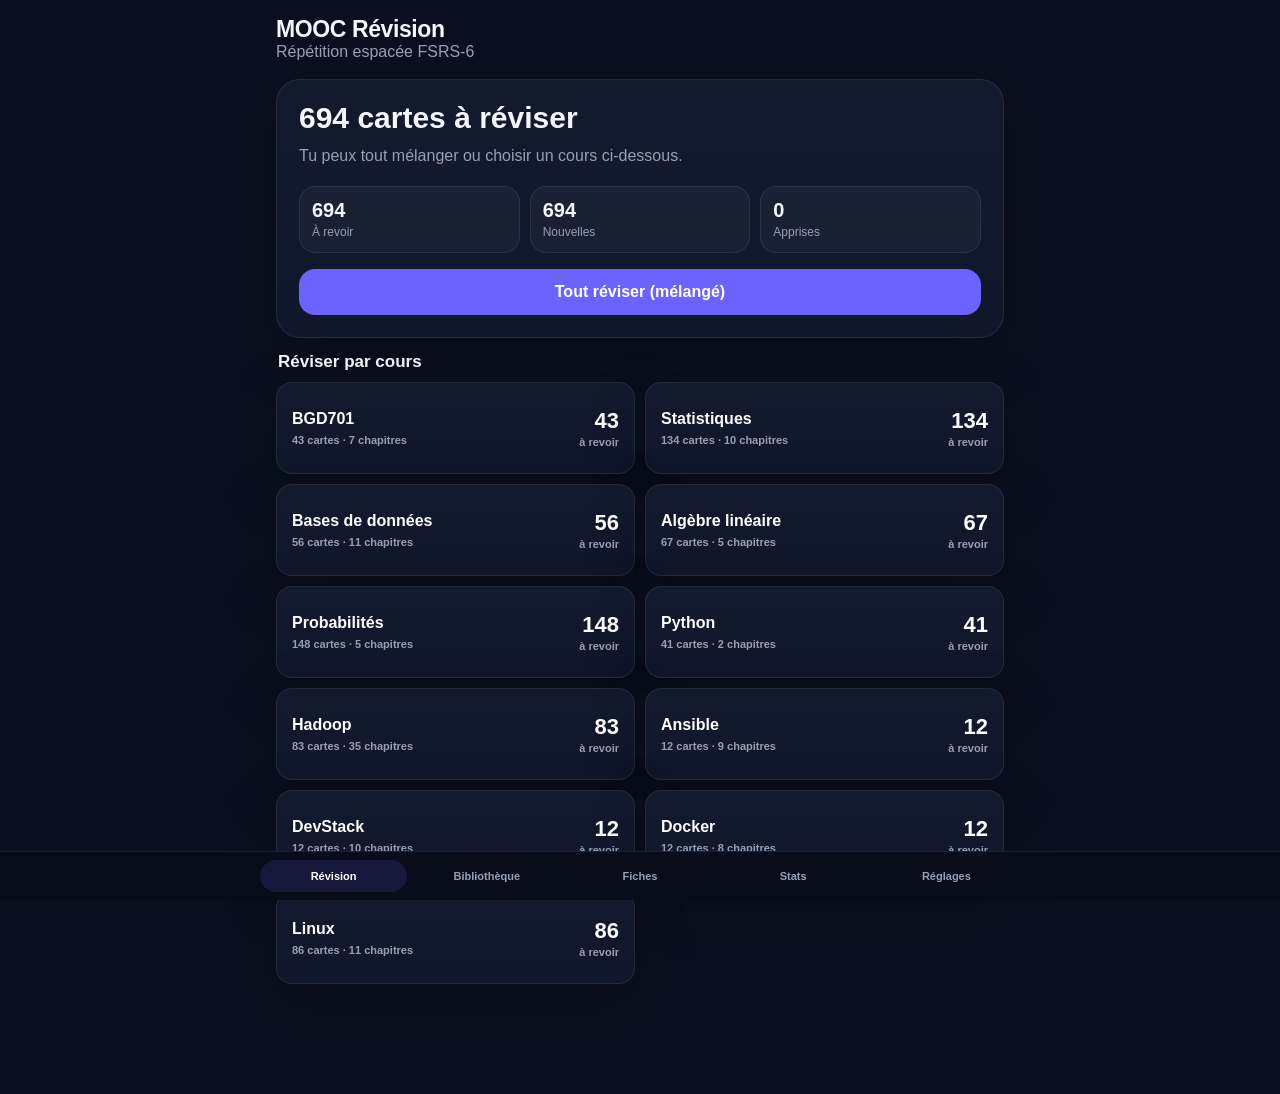
<file: index.html>
<!doctype html>
<html lang="fr">
<head>
  <meta charset="utf-8">
  <meta name="viewport" content="width=device-width,initial-scale=1,viewport-fit=cover">
  <meta name="theme-color" content="#0b1020">
  <meta name="apple-mobile-web-app-capable" content="yes">
  <meta name="apple-mobile-web-app-status-bar-style" content="black-translucent">
  <meta name="apple-mobile-web-app-title" content="MOOC Révision">
  <link rel="manifest" href="./manifest.webmanifest?v=10">
  <link rel="apple-touch-icon" href="./icon-192.png?v=10">
  <link rel="stylesheet" href="./styles.css?v=14">
  <title>MOOC Révision</title>
  <style>
    html,body{min-height:100%;margin:0;background:#0b1020;color:#f5f7ff;font-family:-apple-system,BlinkMacSystemFont,"Segoe UI",sans-serif}
    #boot{padding:28px 20px;max-width:700px;margin:auto}#boot h1{font-size:28px;margin:0 0 8px}#boot p{opacity:.72}
  </style>
</head>
<body>
  <div id="boot"><h1>MOOC Révision</h1><p>Chargement de l’application…</p></div>
  <div id="app"></div>
  <input id="packInput" type="file" accept="application/json,.json" hidden>
  <input id="backupInput" type="file" accept="application/json,.json" hidden>
  <script>
    window.addEventListener('error',function(e){var b=document.getElementById('boot');if(b){b.innerHTML='<h1>MOOC Révision</h1><p>Erreur JavaScript : '+String(e.message||'inconnue')+'</p>';}});
  </script>
  <script src="./app-v2.js?v=14"></script>
  <script>
    var boot=document.getElementById('boot');
    if(document.getElementById('app').children.length && boot) boot.remove();
    setTimeout(function(){var a=document.getElementById('app'),b=document.getElementById('boot');if(b&&a&&a.children.length)b.remove();},1000);
    if('serviceWorker' in navigator){window.addEventListener('load',function(){navigator.serviceWorker.getRegistrations().then(function(rs){return Promise.all(rs.map(function(r){return r.unregister();}));}).catch(function(){});});}
  </script>
</body>
</html>
</file>
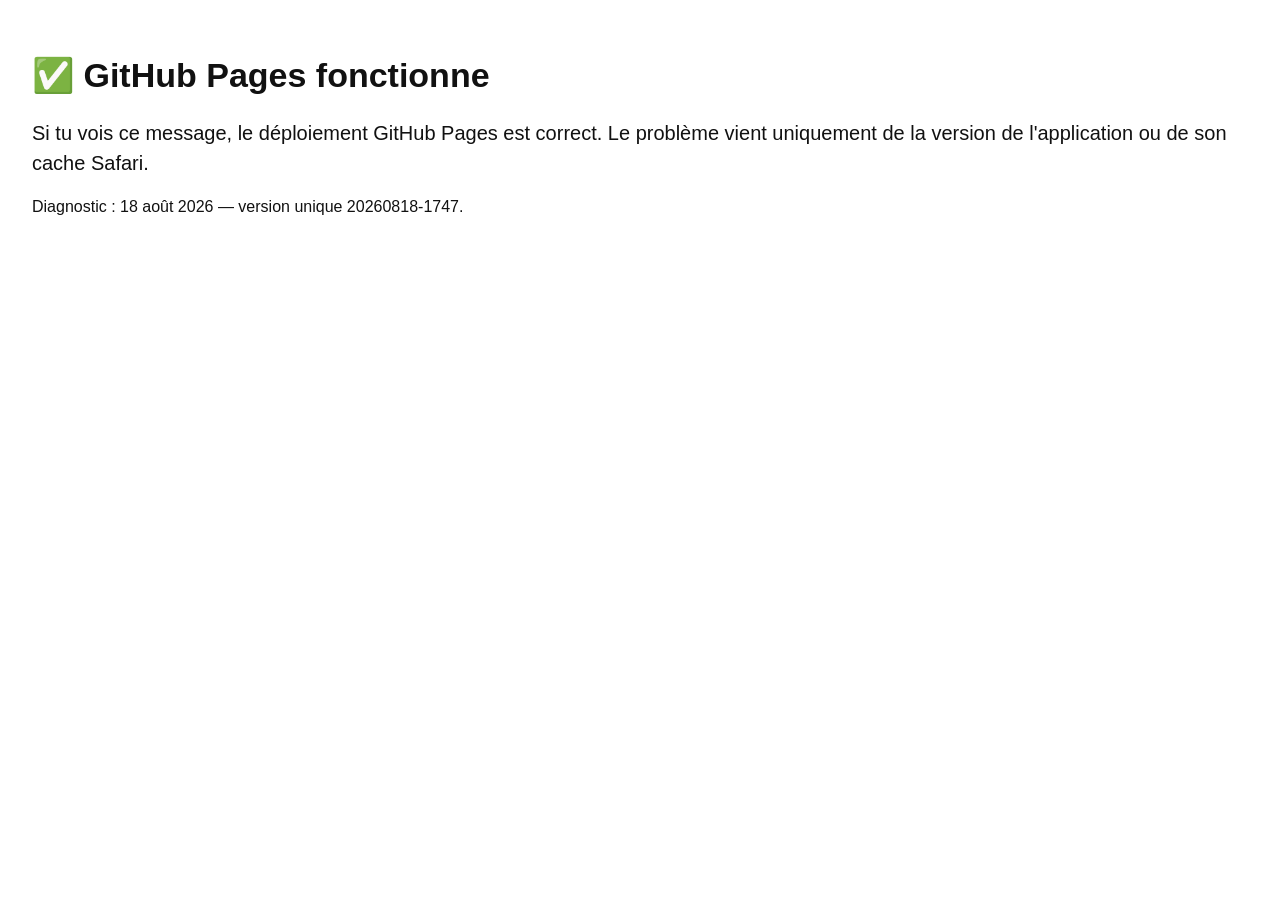
<file: diagnostic-20260818.html>
<!doctype html><html lang="fr"><head><meta charset="utf-8"><meta name="viewport" content="width=device-width,initial-scale=1"><title>Diagnostic MOOC Révision</title></head><body style="margin:0;background:#ffffff;color:#111;font-family:-apple-system,BlinkMacSystemFont,Arial,sans-serif;padding:32px"><h1 style="font-size:34px">✅ GitHub Pages fonctionne</h1><p style="font-size:20px;line-height:1.5">Si tu vois ce message, le déploiement GitHub Pages est correct. Le problème vient uniquement de la version de l'application ou de son cache Safari.</p><p style="font-size:16px">Diagnostic : 18 août 2026 — version unique 20260818-1747.</p></body></html>
</file>
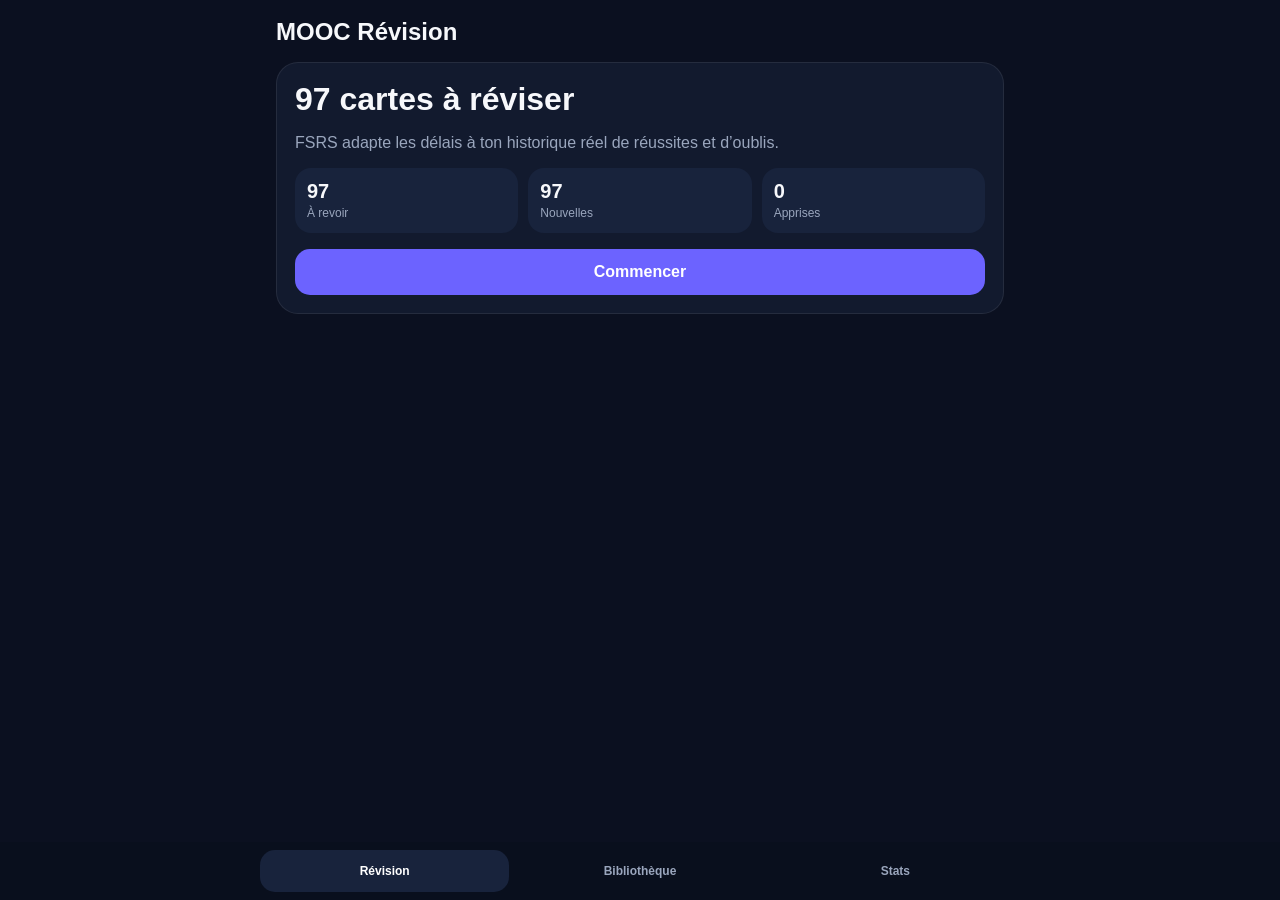
<file: revision-v10.html>
<!doctype html>
<html lang="fr">
<head>
<meta charset="utf-8">
<meta name="viewport" content="width=device-width,initial-scale=1,viewport-fit=cover">
<title>MOOC Révision</title>
<style>
:root{--bg:#0b1020;--panel:#121a2e;--panel2:#18233c;--text:#f7f8fb;--muted:#9aa6bd;--accent:#6c63ff;--danger:#d14343;--hard:#d9811e;--good:#2f9e61;--easy:#3978d7;--border:rgba(255,255,255,.08)}
*{box-sizing:border-box}html,body{margin:0;min-height:100%;background:var(--bg);color:var(--text);font-family:-apple-system,BlinkMacSystemFont,"Segoe UI",sans-serif}body{padding:env(safe-area-inset-top) 0 env(safe-area-inset-bottom)}
.wrap{max-width:760px;margin:auto;padding:18px 16px 110px}.top{font-size:24px;font-weight:800;margin-bottom:16px}.panel{background:var(--panel);border:1px solid var(--border);border-radius:22px;padding:18px;margin-bottom:14px}.muted{color:var(--muted)}.stats{display:grid;grid-template-columns:repeat(3,1fr);gap:10px;margin:16px 0}.stat{background:var(--panel2);border-radius:16px;padding:12px}.stat b{display:block;font-size:20px}.stat span{font-size:12px;color:var(--muted)}button{width:100%;border:0;border-radius:15px;padding:14px;font:inherit;font-weight:700;color:#fff;background:var(--accent)}
.question-wrap{padding:24px 4px 18px}.label{font-size:12px;text-transform:uppercase;letter-spacing:.08em;color:var(--muted);font-weight:800;margin-bottom:10px}.question{font-size:25px;line-height:1.3;font-weight:750}.answer-box{margin-top:18px;padding:18px;border-radius:18px;background:var(--panel2);border:1px solid var(--border)}.answer{font-size:18px;line-height:1.55}.explanation{margin-top:14px;padding-top:14px;border-top:1px solid var(--border);font-size:15px;line-height:1.5;color:#c8d0df;white-space:pre-line}.grades{display:grid;grid-template-columns:repeat(4,1fr);gap:7px;margin-top:16px}.grades button{padding:10px 3px;font-size:12px;line-height:1.15}.grades small{display:block;font-size:10px;margin-top:5px;font-weight:600;opacity:.9}.again{background:var(--danger)}.hard{background:var(--hard)}.good{background:var(--good)}.easy{background:var(--easy)}.history{display:grid;grid-template-columns:repeat(4,1fr);gap:7px;margin-top:14px}.hist{background:var(--panel2);border:1px solid var(--border);border-radius:12px;padding:9px 5px;text-align:center}.hist b{display:block;font-size:15px}.hist span{display:block;color:var(--muted);font-size:9px;margin-top:2px}.next-note{text-align:center;color:var(--muted);font-size:12px;margin-top:10px}.nav{position:fixed;left:0;right:0;bottom:0;background:#0a0f1ddd;padding:8px 12px calc(8px + env(safe-area-inset-bottom));display:flex;justify-content:center}.navin{width:min(760px,100%);display:grid;grid-template-columns:repeat(3,1fr);gap:6px}.nav button{background:transparent;color:var(--muted);font-size:12px}.nav button.active{background:var(--panel2);color:#fff}.subject{display:inline-block;background:#2a245c;padding:6px 9px;border-radius:999px;font-size:12px;font-weight:700}.chapter{font-size:12px;color:var(--muted);margin-left:8px}.error{background:#3a1515;border-radius:16px;padding:14px}.list{display:flex;flex-direction:column;gap:8px}.item{background:var(--panel2);border-radius:14px;padding:12px}
</style>
</head>
<body>
<div id="root"><div class="wrap"><div class="top">MOOC Révision</div><div class="panel"><b>Chargement…</b></div></div></div>
<script>
(function(){
'use strict';
var root=document.getElementById('root');
var KEY='moocRevisionSafe.v3';
var OLD_KEY='moocRevisionSafe.v2';
var DAY=86400000,MIN=60000;
var W=[0.212,1.2931,2.3065,8.2956,6.4133,0.8334,3.0194,0.001,1.8722,0.1666,0.796,1.4835,0.0614,0.2629,1.6483,0.6014,1.8729,0.5425,0.0912,0.0658,0.1542];
var state={cards:[],progress:{},tab:'home',session:[],index:0,revealed:false,error:null,retention:.90};
function esc(s){return String(s==null?'':s).replace(/[&<>"']/g,function(c){return {'&':'&amp;','<':'&lt;','>':'&gt;','"':'&quot;',"'":'&#39;'}[c];});}
function clamp(v,a,b){return Math.min(b,Math.max(a,v));}
function defaultP(){return{reviewCount:0,lapseCount:0,successCount:0,failureCount:0,successStreak:0,failureStreak:0,dueAt:0,lastReviewedAt:null,stability:null,difficulty:null,lastGrade:null,isRelearning:false};}
function normalizeP(p){var d=defaultP(),k;for(k in d)if(Object.prototype.hasOwnProperty.call(d,k)&&p[k]==null)p[k]=d[k];return p;}
function load(){try{var x=JSON.parse(localStorage.getItem(KEY));if(x&&x.progress){state.progress=x.progress;Object.keys(state.progress).forEach(function(id){normalizeP(state.progress[id]);});}else{var old=JSON.parse(localStorage.getItem(OLD_KEY));if(old&&old.progress){Object.keys(old.progress).forEach(function(id){var p=old.progress[id]||{};var q=defaultP();Object.keys(p).forEach(function(k){q[k]=p[k];});q.successCount=Math.max(0,(p.reviewCount||0)-(p.lapseCount||0));q.failureCount=p.lapseCount||0;q.successStreak=p.lastGrade&&p.lastGrade>1?1:0;q.failureStreak=p.lastGrade===1?1:0;state.progress[id]=q;});save();}}}catch(e){}}
function save(){try{localStorage.setItem(KEY,JSON.stringify({progress:state.progress}));}catch(e){}}
function pfor(id){return state.progress[id]?normalizeP(state.progress[id]):defaultP();}
function initialStability(g){return W[g-1];}
function initialDifficulty(g){return clamp(W[4]-Math.exp(W[5]*(g-1))+1,1,10);}
function nextDifficulty(d,g){var delta=-W[6]*(g-3),damped=d+delta*(10-d)/9,target=initialDifficulty(4);return clamp(W[7]*target+(1-W[7])*damped,1,10);}
function retrievability(t,s){var decay=W[20],factor=Math.pow(.9,-1/decay)-1;return Math.pow(1+factor*t/s,-decay);}
function intervalDays(s){var decay=W[20],factor=Math.pow(.9,-1/decay)-1,r=clamp(state.retention,.80,.97);return s/factor*(Math.pow(r,-1/decay)-1);}
function sameDayStability(s,g){var inc=Math.exp(W[17]*(g-3+W[18]))*Math.pow(s,-W[19]);if(g>=2)inc=Math.max(1,inc);return Math.max(.001,s*inc);}
function recallStability(d,s,r,g){var hard=g===2?W[15]:1,easy=g===4?W[16]:1,growth=Math.exp(W[8])*(11-d)*Math.pow(s,-W[9])*(Math.exp(W[10]*(1-r))-1)*hard*easy;return Math.max(s,s*(growth+1));}
function forgettingStability(d,s,r){var v=W[11]*Math.pow(d,-W[12])*(Math.pow(s+1,W[13])-1)*Math.exp(W[14]*(1-r));return Math.max(.001,Math.min(v,s));}
function reviewCalc(old,g,t){t=t||Date.now();old=normalizeP(Object.assign({},old));var p=Object.assign({},old);if(!old.reviewCount||old.stability==null||old.difficulty==null){p.stability=initialStability(g);p.difficulty=initialDifficulty(g);}else{var s=Math.max(old.stability,.001),d=clamp(old.difficulty,1,10),elapsed=Math.max(0,(t-(old.lastReviewedAt||t))/DAY),r=retrievability(elapsed,s);p.difficulty=nextDifficulty(d,g);if(elapsed<1)p.stability=sameDayStability(s,g);else if(g===1)p.stability=forgettingStability(d,s,r);else p.stability=recallStability(d,s,r,g);}p.reviewCount=(old.reviewCount||0)+1;p.lapseCount=(old.lapseCount||0)+(g===1?1:0);if(g===1){p.failureCount=(old.failureCount||0)+1;p.successStreak=0;p.failureStreak=(old.failureStreak||0)+1;}else{p.successCount=(old.successCount||0)+1;p.failureStreak=0;p.successStreak=(old.successStreak||0)+1;}p.lastReviewedAt=t;p.lastGrade=g;var interval;if(g===1){interval=10*MIN;p.isRelearning=true;}else{interval=Math.max(MIN,Math.min(intervalDays(Math.max(p.stability,.001)),36500)*DAY);p.isRelearning=false;}p.dueAt=t+interval;return{progress:p,interval:interval};}
function fmt(ms){if(ms<3600000)return Math.max(1,Math.round(ms/MIN))+' min';if(ms<DAY)return Math.max(1,Math.round(ms/3600000))+' h';var d=ms/DAY;if(d<30)return Math.max(1,Math.round(d))+' j';if(d<365)return Math.max(1,Math.round(d/30))+' mois';return Math.max(1,Math.round(d/365))+' an'+(d>=730?'s':'');}
function previews(id){var p=pfor(id);return[1,2,3,4].map(function(g){return reviewCalc(p,g).interval;});}
function dueCards(){var t=Date.now();return state.cards.filter(function(c){var p=pfor(c.id);return !p.reviewCount||(p.dueAt||0)<=t;});}
function counts(){var d=dueCards().length,n=0,l=0;state.cards.forEach(function(c){if(pfor(c.id).reviewCount)n++;else l++;});return{due:d,newc:l,learned:n,total:state.cards.length};}
function home(){if(state.error)return'<div class="wrap"><div class="top">MOOC Révision</div><div class="error"><b>Erreur</b><p>'+esc(state.error)+'</p></div></div>'+nav('home');var c=counts();return'<div class="wrap"><div class="top">MOOC Révision</div><div class="panel"><h1 style="margin:0 0 8px">'+c.due+' carte'+(c.due>1?'s':'')+' à réviser</h1><p class="muted">FSRS adapte les délais à ton historique réel de réussites et d’oublis.</p><div class="stats"><div class="stat"><b>'+c.due+'</b><span>À revoir</span></div><div class="stat"><b>'+c.newc+'</b><span>Nouvelles</span></div><div class="stat"><b>'+c.learned+'</b><span>Apprises</span></div></div><button id="start">Commencer</button></div></div>'+nav('home');}
function historyBlock(p){return'<div class="history"><div class="hist"><b>'+p.successCount+'</b><span>RÉUSSITES</span></div><div class="hist"><b>'+p.failureCount+'</b><span>ÉCHECS</span></div><div class="hist"><b>'+p.successStreak+'</b><span>SÉRIE OK</span></div><div class="hist"><b>'+p.failureStreak+'</b><span>SÉRIE KO</span></div></div>';}
function study(){var c=state.session[state.index];if(!c)return home();var p=pfor(c.id),body='<div class="wrap"><div class="top">Révision '+(state.index+1)+'/'+state.session.length+'</div><div class="panel"><span class="subject">'+esc(c.subject||'Autre')+'</span>'+(c.chapter?'<span class="chapter">'+esc(c.chapter)+'</span>':'')+historyBlock(p)+'<div class="question-wrap"><div class="label">Question</div><div class="question">'+esc(c.prompt)+'</div></div>';if(!state.revealed){body+='<button id="reveal">Afficher la réponse</button>';}else{var ints=previews(c.id);body+='<div class="answer-box"><div class="label">Réponse</div><div class="answer">'+esc(c.answer)+'</div>'+(c.explanation?'<div class="explanation"><b>À retenir / explication</b><br>'+esc(c.explanation)+'</div>':'')+'</div><div class="grades"><button class="again" data-g="1">Encore<small>'+fmt(ints[0])+'</small></button><button class="hard" data-g="2">Difficile<small>'+fmt(ints[1])+'</small></button><button class="good" data-g="3">Bien<small>'+fmt(ints[2])+'</small></button><button class="easy" data-g="4">Facile<small>'+fmt(ints[3])+'</small></button></div><div class="next-note">Les compteurs sont enregistrés pour cette carte. Un échec casse la série de réussites.</div>';}return body+'</div></div>';}
function library(){var by={};state.cards.forEach(function(c){var s=c.subject||'Autre';by[s]=(by[s]||0)+1;});var h='<div class="wrap"><div class="top">Bibliothèque</div><div class="panel"><b>'+state.cards.length+' cartes</b><p class="muted">Historique par carte v10</p></div><div class="list">';Object.keys(by).forEach(function(s){h+='<div class="item"><b>'+esc(s)+'</b><div class="muted">'+by[s]+' cartes</div></div>';});return h+'</div></div>'+nav('library');}
function statsPage(){var c=counts(),r=0,l=0,s=0;Object.keys(state.progress).forEach(function(k){var p=pfor(k);r+=p.reviewCount||0;l+=p.failureCount||0;s+=p.successCount||0;});return'<div class="wrap"><div class="top">Statistiques</div><div class="panel"><b>'+r+' réponses enregistrées</b><p class="muted">'+s+' réussite(s) · '+l+' échec(s) · '+c.learned+'/'+c.total+' cartes étudiées.</p></div></div>'+nav('stats');}
function nav(active){return'<div class="nav"><div class="navin"><button data-tab="home" class="'+(active==='home'?'active':'')+'">Révision</button><button data-tab="library" class="'+(active==='library'?'active':'')+'">Bibliothèque</button><button data-tab="stats" class="'+(active==='stats'?'active':'')+'">Stats</button></div></div>';}
function render(){root.innerHTML=state.tab==='study'?study():state.tab==='library'?library():state.tab==='stats'?statsPage():home();bind();}
function bind(){var tabs=document.querySelectorAll('[data-tab]');for(var i=0;i<tabs.length;i++)tabs[i].onclick=function(){state.tab=this.getAttribute('data-tab');render();};var s=document.getElementById('start');if(s)s.onclick=function(){state.session=dueCards();state.index=0;state.revealed=false;state.tab='study';render();};var r=document.getElementById('reveal');if(r)r.onclick=function(){state.revealed=true;render();};var gs=document.querySelectorAll('[data-g]');for(var j=0;j<gs.length;j++)gs[j].onclick=function(){grade(parseInt(this.getAttribute('data-g'),10));};}
function grade(g){var c=state.session[state.index];if(!c)return;state.progress[c.id]=reviewCalc(pfor(c.id),g).progress;save();state.index++;state.revealed=false;if(state.index>=state.session.length){state.tab='home';state.session=[];}render();}
function applyOverrides(cards,overrides){return cards.map(function(c){var o=overrides&&overrides[c.id];if(!o)return c;var x={};Object.keys(c).forEach(function(k){x[k]=c[k];});Object.keys(o).forEach(function(k){x[k]=o[k];});return x;});}
function mergeCards(base,extra){var map={};base.forEach(function(c){map[c.id]=c;});extra.forEach(function(c){map[c.id]=c;});return Object.keys(map).map(function(id){return map[id];});}
load();
Promise.all([
fetch('./starter_questions.json?v=10',{cache:'no-store'}).then(function(r){if(!r.ok)throw new Error('Questions HTTP '+r.status);return r.json();}),
fetch('./quality_overrides.json?v=10',{cache:'no-store'}).then(function(r){return r.ok?r.json():{};}).catch(function(){return{};}),
fetch('./python_types_extra.json?v=10',{cache:'no-store'}).then(function(r){return r.ok?r.json():{questions:[]};}).catch(function(){return{questions:[]};})
]).then(function(data){var pack=data[0],overrides=data[1],extra=data[2];if(!pack||!Array.isArray(pack.questions))throw new Error('Format JSON invalide');var cards=applyOverrides(pack.questions,overrides);if(extra&&Array.isArray(extra.questions))cards=mergeCards(cards,extra.questions);state.cards=cards;render();}).catch(function(e){state.error=e.message||String(e);render();});
})();
</script>
</body>
</html>
</file>
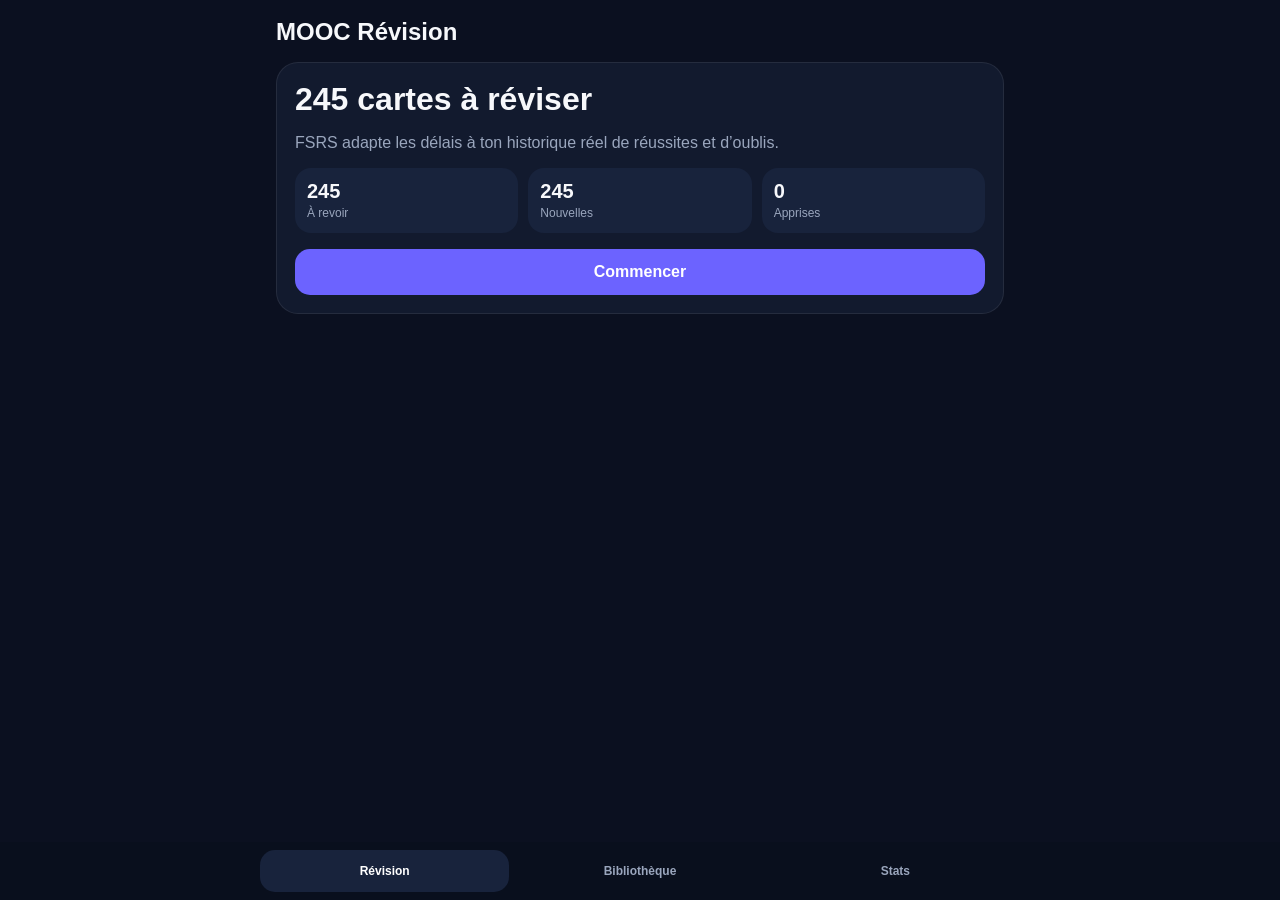
<file: revision-v11.html>
<!doctype html>
<html lang="fr">
<head>
<meta charset="utf-8">
<meta name="viewport" content="width=device-width,initial-scale=1,viewport-fit=cover">
<title>MOOC Révision</title>
<style>
:root{--bg:#0b1020;--panel:#121a2e;--panel2:#18233c;--text:#f7f8fb;--muted:#9aa6bd;--accent:#6c63ff;--danger:#d14343;--hard:#d9811e;--good:#2f9e61;--easy:#3978d7;--border:rgba(255,255,255,.08)}
*{box-sizing:border-box}html,body{margin:0;min-height:100%;background:var(--bg);color:var(--text);font-family:-apple-system,BlinkMacSystemFont,"Segoe UI",sans-serif}body{padding:env(safe-area-inset-top) 0 env(safe-area-inset-bottom)}
.wrap{max-width:760px;margin:auto;padding:18px 16px 110px}.top{font-size:24px;font-weight:800;margin-bottom:16px}.panel{background:var(--panel);border:1px solid var(--border);border-radius:22px;padding:18px;margin-bottom:14px}.muted{color:var(--muted)}.stats{display:grid;grid-template-columns:repeat(3,1fr);gap:10px;margin:16px 0}.stat{background:var(--panel2);border-radius:16px;padding:12px}.stat b{display:block;font-size:20px}.stat span{font-size:12px;color:var(--muted)}button{width:100%;border:0;border-radius:15px;padding:14px;font:inherit;font-weight:700;color:#fff;background:var(--accent)}
.question-wrap{padding:24px 4px 18px}.label{font-size:12px;text-transform:uppercase;letter-spacing:.08em;color:var(--muted);font-weight:800;margin-bottom:10px}.question{font-size:25px;line-height:1.3;font-weight:750}.answer-box{margin-top:18px;padding:18px;border-radius:18px;background:var(--panel2);border:1px solid var(--border)}.answer{font-size:18px;line-height:1.55}.explanation{margin-top:14px;padding-top:14px;border-top:1px solid var(--border);font-size:15px;line-height:1.5;color:#c8d0df;white-space:pre-line}.grades{display:grid;grid-template-columns:repeat(4,1fr);gap:7px;margin-top:16px}.grades button{padding:10px 3px;font-size:12px;line-height:1.15}.grades small{display:block;font-size:10px;margin-top:5px;font-weight:600;opacity:.9}.again{background:var(--danger)}.hard{background:var(--hard)}.good{background:var(--good)}.easy{background:var(--easy)}.history{display:grid;grid-template-columns:repeat(4,1fr);gap:7px;margin-top:14px}.hist{background:var(--panel2);border:1px solid var(--border);border-radius:12px;padding:9px 5px;text-align:center}.hist b{display:block;font-size:15px}.hist span{display:block;color:var(--muted);font-size:9px;margin-top:2px}.next-note{text-align:center;color:var(--muted);font-size:12px;margin-top:10px}.nav{position:fixed;left:0;right:0;bottom:0;background:#0a0f1ddd;padding:8px 12px calc(8px + env(safe-area-inset-bottom));display:flex;justify-content:center}.navin{width:min(760px,100%);display:grid;grid-template-columns:repeat(3,1fr);gap:6px}.nav button{background:transparent;color:var(--muted);font-size:12px}.nav button.active{background:var(--panel2);color:#fff}.subject{display:inline-block;background:#2a245c;padding:6px 9px;border-radius:999px;font-size:12px;font-weight:700}.chapter{font-size:12px;color:var(--muted);margin-left:8px}.error{background:#3a1515;border-radius:16px;padding:14px}.list{display:flex;flex-direction:column;gap:8px}.item{background:var(--panel2);border-radius:14px;padding:12px}
</style>
</head>
<body>
<div id="root"><div class="wrap"><div class="top">MOOC Révision</div><div class="panel"><b>Chargement…</b></div></div></div>
<script>
(function(){
'use strict';
var root=document.getElementById('root');
var KEY='moocRevisionSafe.v3';
var OLD_KEY='moocRevisionSafe.v2';
var DAY=86400000,MIN=60000;
var W=[0.212,1.2931,2.3065,8.2956,6.4133,0.8334,3.0194,0.001,1.8722,0.1666,0.796,1.4835,0.0614,0.2629,1.6483,0.6014,1.8729,0.5425,0.0912,0.0658,0.1542];
var state={cards:[],progress:{},tab:'home',session:[],index:0,revealed:false,error:null,retention:.90};
function esc(s){return String(s==null?'':s).replace(/[&<>"']/g,function(c){return {'&':'&amp;','<':'&lt;','>':'&gt;','"':'&quot;',"'":'&#39;'}[c];});}
function clamp(v,a,b){return Math.min(b,Math.max(a,v));}
function defaultP(){return{reviewCount:0,lapseCount:0,successCount:0,failureCount:0,successStreak:0,failureStreak:0,dueAt:0,lastReviewedAt:null,stability:null,difficulty:null,lastGrade:null,isRelearning:false};}
function normalizeP(p){var d=defaultP(),k;for(k in d)if(Object.prototype.hasOwnProperty.call(d,k)&&p[k]==null)p[k]=d[k];return p;}
function load(){try{var x=JSON.parse(localStorage.getItem(KEY));if(x&&x.progress){state.progress=x.progress;Object.keys(state.progress).forEach(function(id){normalizeP(state.progress[id]);});}else{var old=JSON.parse(localStorage.getItem(OLD_KEY));if(old&&old.progress){Object.keys(old.progress).forEach(function(id){var p=old.progress[id]||{};var q=defaultP();Object.keys(p).forEach(function(k){q[k]=p[k];});q.successCount=Math.max(0,(p.reviewCount||0)-(p.lapseCount||0));q.failureCount=p.lapseCount||0;q.successStreak=p.lastGrade&&p.lastGrade>1?1:0;q.failureStreak=p.lastGrade===1?1:0;state.progress[id]=q;});save();}}}catch(e){}}
function save(){try{localStorage.setItem(KEY,JSON.stringify({progress:state.progress}));}catch(e){}}
function pfor(id){return state.progress[id]?normalizeP(state.progress[id]):defaultP();}
function initialStability(g){return W[g-1];}
function initialDifficulty(g){return clamp(W[4]-Math.exp(W[5]*(g-1))+1,1,10);}
function nextDifficulty(d,g){var delta=-W[6]*(g-3),damped=d+delta*(10-d)/9,target=initialDifficulty(4);return clamp(W[7]*target+(1-W[7])*damped,1,10);}
function retrievability(t,s){var decay=W[20],factor=Math.pow(.9,-1/decay)-1;return Math.pow(1+factor*t/s,-decay);}
function intervalDays(s){var decay=W[20],factor=Math.pow(.9,-1/decay)-1,r=clamp(state.retention,.80,.97);return s/factor*(Math.pow(r,-1/decay)-1);}
function sameDayStability(s,g){var inc=Math.exp(W[17]*(g-3+W[18]))*Math.pow(s,-W[19]);if(g>=2)inc=Math.max(1,inc);return Math.max(.001,s*inc);}
function recallStability(d,s,r,g){var hard=g===2?W[15]:1,easy=g===4?W[16]:1,growth=Math.exp(W[8])*(11-d)*Math.pow(s,-W[9])*(Math.exp(W[10]*(1-r))-1)*hard*easy;return Math.max(s,s*(growth+1));}
function forgettingStability(d,s,r){var v=W[11]*Math.pow(d,-W[12])*(Math.pow(s+1,W[13])-1)*Math.exp(W[14]*(1-r));return Math.max(.001,Math.min(v,s));}
function reviewCalc(old,g,t){t=t||Date.now();old=normalizeP(Object.assign({},old));var p=Object.assign({},old);if(!old.reviewCount||old.stability==null||old.difficulty==null){p.stability=initialStability(g);p.difficulty=initialDifficulty(g);}else{var s=Math.max(old.stability,.001),d=clamp(old.difficulty,1,10),elapsed=Math.max(0,(t-(old.lastReviewedAt||t))/DAY),r=retrievability(elapsed,s);p.difficulty=nextDifficulty(d,g);if(elapsed<1)p.stability=sameDayStability(s,g);else if(g===1)p.stability=forgettingStability(d,s,r);else p.stability=recallStability(d,s,r,g);}p.reviewCount=(old.reviewCount||0)+1;p.lapseCount=(old.lapseCount||0)+(g===1?1:0);if(g===1){p.failureCount=(old.failureCount||0)+1;p.successStreak=0;p.failureStreak=(old.failureStreak||0)+1;}else{p.successCount=(old.successCount||0)+1;p.failureStreak=0;p.successStreak=(old.successStreak||0)+1;}p.lastReviewedAt=t;p.lastGrade=g;var interval;if(g===1){interval=10*MIN;p.isRelearning=true;}else{interval=Math.max(MIN,Math.min(intervalDays(Math.max(p.stability,.001)),36500)*DAY);p.isRelearning=false;}p.dueAt=t+interval;return{progress:p,interval:interval};}
function fmt(ms){if(ms<3600000)return Math.max(1,Math.round(ms/MIN))+' min';if(ms<DAY)return Math.max(1,Math.round(ms/3600000))+' h';var d=ms/DAY;if(d<30)return Math.max(1,Math.round(d))+' j';if(d<365)return Math.max(1,Math.round(d/30))+' mois';return Math.max(1,Math.round(d/365))+' an'+(d>=730?'s':'');}
function previews(id){var p=pfor(id);return[1,2,3,4].map(function(g){return reviewCalc(p,g).interval;});}
function dueCards(){var t=Date.now();return state.cards.filter(function(c){var p=pfor(c.id);return !p.reviewCount||(p.dueAt||0)<=t;});}
function counts(){var d=dueCards().length,n=0,l=0;state.cards.forEach(function(c){if(pfor(c.id).reviewCount)n++;else l++;});return{due:d,newc:l,learned:n,total:state.cards.length};}
function home(){if(state.error)return'<div class="wrap"><div class="top">MOOC Révision</div><div class="error"><b>Erreur</b><p>'+esc(state.error)+'</p></div></div>'+nav('home');var c=counts();return'<div class="wrap"><div class="top">MOOC Révision</div><div class="panel"><h1 style="margin:0 0 8px">'+c.due+' carte'+(c.due>1?'s':'')+' à réviser</h1><p class="muted">FSRS adapte les délais à ton historique réel de réussites et d’oublis.</p><div class="stats"><div class="stat"><b>'+c.due+'</b><span>À revoir</span></div><div class="stat"><b>'+c.newc+'</b><span>Nouvelles</span></div><div class="stat"><b>'+c.learned+'</b><span>Apprises</span></div></div><button id="start">Commencer</button></div></div>'+nav('home');}
function historyBlock(p){return'<div class="history"><div class="hist"><b>'+p.successCount+'</b><span>RÉUSSITES</span></div><div class="hist"><b>'+p.failureCount+'</b><span>ÉCHECS</span></div><div class="hist"><b>'+p.successStreak+'</b><span>SÉRIE OK</span></div><div class="hist"><b>'+p.failureStreak+'</b><span>SÉRIE KO</span></div></div>';}
function study(){var c=state.session[state.index];if(!c)return home();var p=pfor(c.id),body='<div class="wrap"><div class="top">Révision '+(state.index+1)+'/'+state.session.length+'</div><div class="panel"><span class="subject">'+esc(c.subject||'Autre')+'</span>'+(c.chapter?'<span class="chapter">'+esc(c.chapter)+'</span>':'')+historyBlock(p)+'<div class="question-wrap"><div class="label">Question</div><div class="question">'+esc(c.prompt)+'</div></div>';if(!state.revealed){body+='<button id="reveal">Afficher la réponse</button>';}else{var ints=previews(c.id);body+='<div class="answer-box"><div class="label">Réponse</div><div class="answer">'+esc(c.answer)+'</div>'+(c.explanation?'<div class="explanation"><b>À retenir / explication</b><br>'+esc(c.explanation)+'</div>':'')+'</div><div class="grades"><button class="again" data-g="1">Encore<small>'+fmt(ints[0])+'</small></button><button class="hard" data-g="2">Difficile<small>'+fmt(ints[1])+'</small></button><button class="good" data-g="3">Bien<small>'+fmt(ints[2])+'</small></button><button class="easy" data-g="4">Facile<small>'+fmt(ints[3])+'</small></button></div><div class="next-note">Les compteurs sont enregistrés pour cette carte. Un échec casse la série de réussites.</div>';}return body+'</div></div>';}
function library(){var by={};state.cards.forEach(function(c){var s=c.subject||'Autre';by[s]=(by[s]||0)+1;});var h='<div class="wrap"><div class="top">Bibliothèque</div><div class="panel"><b>'+state.cards.length+' cartes</b><p class="muted">Probabilités ajoutées · FSRS v11</p></div><div class="list">';Object.keys(by).forEach(function(s){h+='<div class="item"><b>'+esc(s)+'</b><div class="muted">'+by[s]+' cartes</div></div>';});return h+'</div></div>'+nav('library');}
function statsPage(){var c=counts(),r=0,l=0,s=0;Object.keys(state.progress).forEach(function(k){var p=pfor(k);r+=p.reviewCount||0;l+=p.failureCount||0;s+=p.successCount||0;});return'<div class="wrap"><div class="top">Statistiques</div><div class="panel"><b>'+r+' réponses enregistrées</b><p class="muted">'+s+' réussite(s) · '+l+' échec(s) · '+c.learned+'/'+c.total+' cartes étudiées.</p></div></div>'+nav('stats');}
function nav(active){return'<div class="nav"><div class="navin"><button data-tab="home" class="'+(active==='home'?'active':'')+'">Révision</button><button data-tab="library" class="'+(active==='library'?'active':'')+'">Bibliothèque</button><button data-tab="stats" class="'+(active==='stats'?'active':'')+'">Stats</button></div></div>';}
function render(){root.innerHTML=state.tab==='study'?study():state.tab==='library'?library():state.tab==='stats'?statsPage():home();bind();}
function bind(){var tabs=document.querySelectorAll('[data-tab]');for(var i=0;i<tabs.length;i++)tabs[i].onclick=function(){state.tab=this.getAttribute('data-tab');render();};var s=document.getElementById('start');if(s)s.onclick=function(){state.session=dueCards();state.index=0;state.revealed=false;state.tab='study';render();};var r=document.getElementById('reveal');if(r)r.onclick=function(){state.revealed=true;render();};var gs=document.querySelectorAll('[data-g]');for(var j=0;j<gs.length;j++)gs[j].onclick=function(){grade(parseInt(this.getAttribute('data-g'),10));};}
function grade(g){var c=state.session[state.index];if(!c)return;state.progress[c.id]=reviewCalc(pfor(c.id),g).progress;save();state.index++;state.revealed=false;if(state.index>=state.session.length){state.tab='home';state.session=[];}render();}
function applyOverrides(cards,overrides){return cards.map(function(c){var o=overrides&&overrides[c.id];if(!o)return c;var x={};Object.keys(c).forEach(function(k){x[k]=c[k];});Object.keys(o).forEach(function(k){x[k]=o[k];});return x;});}
function mergeCards(base,extra){var map={};base.forEach(function(c){map[c.id]=c;});extra.forEach(function(c){map[c.id]=c;});return Object.keys(map).map(function(id){return map[id];});}
load();
Promise.all([
fetch('./starter_questions.json?v=11',{cache:'no-store'}).then(function(r){if(!r.ok)throw new Error('Questions HTTP '+r.status);return r.json();}),
fetch('./quality_overrides.json?v=11',{cache:'no-store'}).then(function(r){return r.ok?r.json():{};}).catch(function(){return{};}),
fetch('./python_types_extra.json?v=11',{cache:'no-store'}).then(function(r){return r.ok?r.json():{questions:[]};}).catch(function(){return{questions:[]};}),
fetch('./probabilities_extra.json?v=11',{cache:'no-store'}).then(function(r){return r.ok?r.json():{questions:[]};}).catch(function(){return{questions:[]};})
]).then(function(data){var pack=data[0],overrides=data[1],extra=data[2],probabilities=data[3];if(!pack||!Array.isArray(pack.questions))throw new Error('Format JSON invalide');var cards=applyOverrides(pack.questions,overrides);if(extra&&Array.isArray(extra.questions))cards=mergeCards(cards,extra.questions);if(probabilities&&Array.isArray(probabilities.questions))cards=mergeCards(cards,probabilities.questions);state.cards=cards;render();}).catch(function(e){state.error=e.message||String(e);render();});
})();
</script>
</body>
</html>
</file>
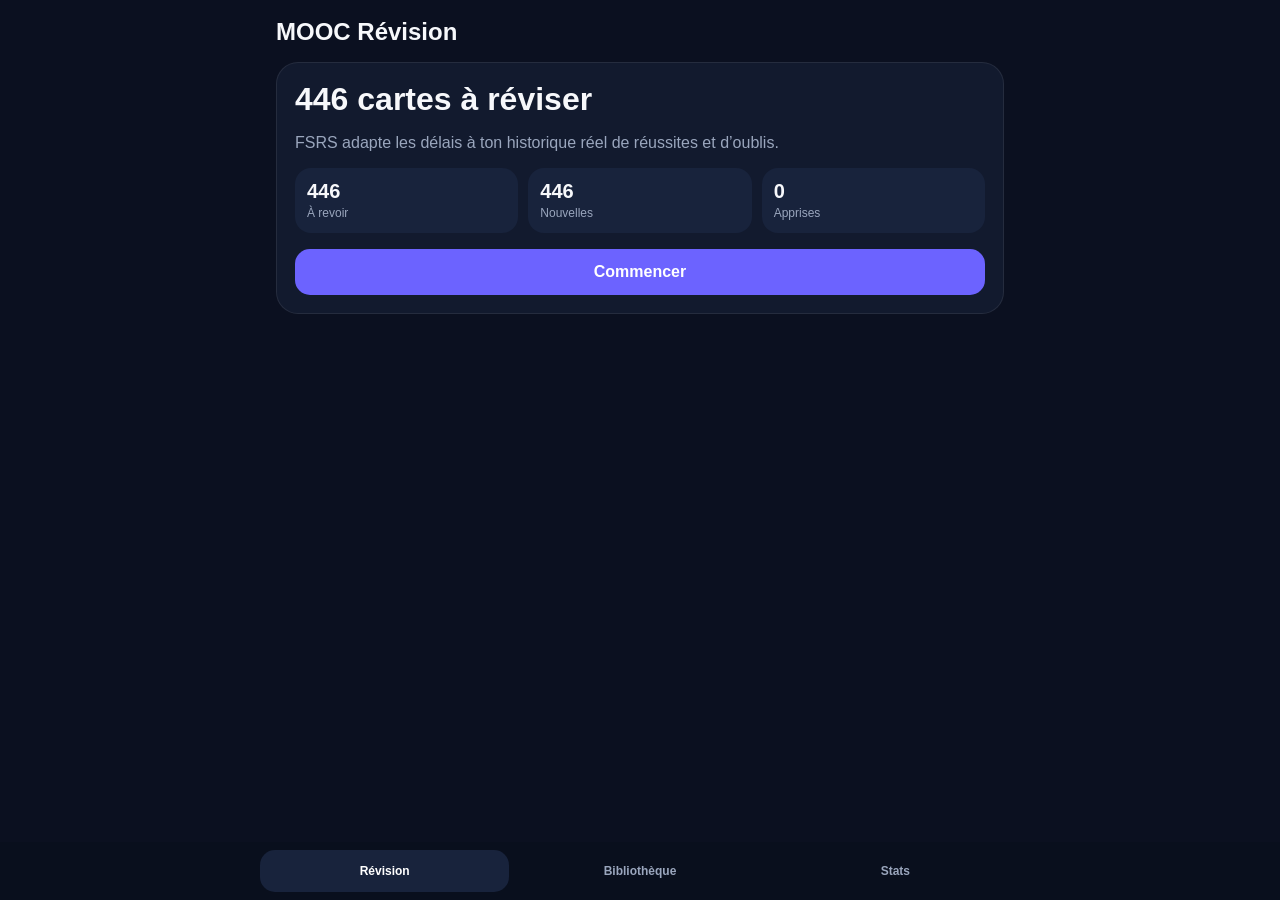
<file: revision-v12.html>
<!doctype html>
<html lang="fr">
<head>
<meta charset="utf-8">
<meta name="viewport" content="width=device-width,initial-scale=1,viewport-fit=cover">
<title>MOOC Révision</title>
<style>
:root{--bg:#0b1020;--panel:#121a2e;--panel2:#18233c;--text:#f7f8fb;--muted:#9aa6bd;--accent:#6c63ff;--danger:#d14343;--hard:#d9811e;--good:#2f9e61;--easy:#3978d7;--border:rgba(255,255,255,.08)}
*{box-sizing:border-box}html,body{margin:0;min-height:100%;background:var(--bg);color:var(--text);font-family:-apple-system,BlinkMacSystemFont,"Segoe UI",sans-serif}body{padding:env(safe-area-inset-top) 0 env(safe-area-inset-bottom)}
.wrap{max-width:760px;margin:auto;padding:18px 16px 110px}.top{font-size:24px;font-weight:800;margin-bottom:16px}.panel{background:var(--panel);border:1px solid var(--border);border-radius:22px;padding:18px;margin-bottom:14px}.muted{color:var(--muted)}.stats{display:grid;grid-template-columns:repeat(3,1fr);gap:10px;margin:16px 0}.stat{background:var(--panel2);border-radius:16px;padding:12px}.stat b{display:block;font-size:20px}.stat span{font-size:12px;color:var(--muted)}button{width:100%;border:0;border-radius:15px;padding:14px;font:inherit;font-weight:700;color:#fff;background:var(--accent)}
.question-wrap{padding:24px 4px 18px}.label{font-size:12px;text-transform:uppercase;letter-spacing:.08em;color:var(--muted);font-weight:800;margin-bottom:10px}.question{font-size:25px;line-height:1.3;font-weight:750}.answer-box{margin-top:18px;padding:18px;border-radius:18px;background:var(--panel2);border:1px solid var(--border)}.answer{font-size:18px;line-height:1.55}.explanation{margin-top:14px;padding-top:14px;border-top:1px solid var(--border);font-size:15px;line-height:1.5;color:#c8d0df;white-space:pre-line}.grades{display:grid;grid-template-columns:repeat(4,1fr);gap:7px;margin-top:16px}.grades button{padding:10px 3px;font-size:12px;line-height:1.15}.grades small{display:block;font-size:10px;margin-top:5px;font-weight:600;opacity:.9}.again{background:var(--danger)}.hard{background:var(--hard)}.good{background:var(--good)}.easy{background:var(--easy)}.history{display:grid;grid-template-columns:repeat(4,1fr);gap:7px;margin-top:14px}.hist{background:var(--panel2);border:1px solid var(--border);border-radius:12px;padding:9px 5px;text-align:center}.hist b{display:block;font-size:15px}.hist span{display:block;color:var(--muted);font-size:9px;margin-top:2px}.next-note{text-align:center;color:var(--muted);font-size:12px;margin-top:10px}.nav{position:fixed;left:0;right:0;bottom:0;background:#0a0f1ddd;padding:8px 12px calc(8px + env(safe-area-inset-bottom));display:flex;justify-content:center}.navin{width:min(760px,100%);display:grid;grid-template-columns:repeat(3,1fr);gap:6px}.nav button{background:transparent;color:var(--muted);font-size:12px}.nav button.active{background:var(--panel2);color:#fff}.subject{display:inline-block;background:#2a245c;padding:6px 9px;border-radius:999px;font-size:12px;font-weight:700}.chapter{font-size:12px;color:var(--muted);margin-left:8px}.error{background:#3a1515;border-radius:16px;padding:14px}.list{display:flex;flex-direction:column;gap:8px}.item{background:var(--panel2);border-radius:14px;padding:12px}
</style>
</head>
<body>
<div id="root"><div class="wrap"><div class="top">MOOC Révision</div><div class="panel"><b>Chargement…</b></div></div></div>
<script>
(function(){
'use strict';
var root=document.getElementById('root');
var KEY='moocRevisionSafe.v3';
var LEGACY_KEYS=['moocRevisionSafe.v1','moocRevisionSafe.v2',KEY];
var DAY=86400000,MIN=60000;
var W=[0.212,1.2931,2.3065,8.2956,6.4133,0.8334,3.0194,0.001,1.8722,0.1666,0.796,1.4835,0.0614,0.2629,1.6483,0.6014,1.8729,0.5425,0.0912,0.0658,0.1542];
var state={cards:[],progress:{},tab:'home',session:[],index:0,revealed:false,error:null,retention:.90};
function esc(s){return String(s==null?'':s).replace(/[&<>"']/g,function(c){return {'&':'&amp;','<':'&lt;','>':'&gt;','"':'&quot;',"'":'&#39;'}[c];});}
function clamp(v,a,b){return Math.min(b,Math.max(a,v));}
function defaultP(){return{reviewCount:0,lapseCount:0,successCount:0,failureCount:0,successStreak:0,failureStreak:0,dueAt:0,lastReviewedAt:null,stability:null,difficulty:null,lastGrade:null,isRelearning:false};}
function normalizeP(p){var d=defaultP(),k;for(k in d)if(Object.prototype.hasOwnProperty.call(d,k)&&p[k]==null)p[k]=d[k];return p;}
function convertProgress(p){var q=defaultP(),k;if(!p)return q;if(p.reviewCount!=null||p.dueAt!=null||p.stability!=null){Object.keys(p).forEach(function(name){q[name]=p[name];});normalizeP(q);if(q.successCount===0&&q.failureCount===0&&q.reviewCount){q.failureCount=q.lapseCount||0;q.successCount=Math.max(0,q.reviewCount-q.failureCount);q.successStreak=q.lastGrade&&q.lastGrade>1?1:0;q.failureStreak=q.lastGrade===1?1:0;}return q;}q.reviewCount=p.count||0;q.lapseCount=p.last===1?1:0;q.failureCount=q.lapseCount;q.successCount=Math.max(0,q.reviewCount-q.failureCount);q.successStreak=p.last&&p.last>1?1:0;q.failureStreak=p.last===1?1:0;q.dueAt=p.due||0;q.lastGrade=p.last||null;return q;}
function betterProgress(a,b){if(!a)return b;if(!b)return a;var ar=a.reviewCount||0,br=b.reviewCount||0;if(br>ar)return b;if(ar>br)return a;var at=a.lastReviewedAt||a.dueAt||0,bt=b.lastReviewedAt||b.dueAt||0;return bt>at?b:a;}
function load(){try{var merged={};LEGACY_KEYS.forEach(function(key){var raw=localStorage.getItem(key);if(!raw)return;var data=JSON.parse(raw);if(!data||!data.progress)return;Object.keys(data.progress).forEach(function(id){var candidate=convertProgress(data.progress[id]);merged[id]=betterProgress(merged[id],candidate);});});state.progress=merged;if(Object.keys(merged).length)save();}catch(e){}}
function save(){try{localStorage.setItem(KEY,JSON.stringify({progress:state.progress}));}catch(e){}}
function pfor(id){return state.progress[id]?normalizeP(state.progress[id]):defaultP();}
function initialStability(g){return W[g-1];}
function initialDifficulty(g){return clamp(W[4]-Math.exp(W[5]*(g-1))+1,1,10);}
function nextDifficulty(d,g){var delta=-W[6]*(g-3),damped=d+delta*(10-d)/9,target=initialDifficulty(4);return clamp(W[7]*target+(1-W[7])*damped,1,10);}
function retrievability(t,s){var decay=W[20],factor=Math.pow(.9,-1/decay)-1;return Math.pow(1+factor*t/s,-decay);}
function intervalDays(s){var decay=W[20],factor=Math.pow(.9,-1/decay)-1,r=clamp(state.retention,.80,.97);return s/factor*(Math.pow(r,-1/decay)-1);}
function sameDayStability(s,g){var inc=Math.exp(W[17]*(g-3+W[18]))*Math.pow(s,-W[19]);if(g>=2)inc=Math.max(1,inc);return Math.max(.001,s*inc);}
function recallStability(d,s,r,g){var hard=g===2?W[15]:1,easy=g===4?W[16]:1,growth=Math.exp(W[8])*(11-d)*Math.pow(s,-W[9])*(Math.exp(W[10]*(1-r))-1)*hard*easy;return Math.max(s,s*(growth+1));}
function forgettingStability(d,s,r){var v=W[11]*Math.pow(d,-W[12])*(Math.pow(s+1,W[13])-1)*Math.exp(W[14]*(1-r));return Math.max(.001,Math.min(v,s));}
function reviewCalc(old,g,t){t=t||Date.now();old=normalizeP(Object.assign({},old));var p=Object.assign({},old);if(!old.reviewCount||old.stability==null||old.difficulty==null){p.stability=initialStability(g);p.difficulty=initialDifficulty(g);}else{var s=Math.max(old.stability,.001),d=clamp(old.difficulty,1,10),elapsed=Math.max(0,(t-(old.lastReviewedAt||t))/DAY),r=retrievability(elapsed,s);p.difficulty=nextDifficulty(d,g);if(elapsed<1)p.stability=sameDayStability(s,g);else if(g===1)p.stability=forgettingStability(d,s,r);else p.stability=recallStability(d,s,r,g);}p.reviewCount=(old.reviewCount||0)+1;p.lapseCount=(old.lapseCount||0)+(g===1?1:0);if(g===1){p.failureCount=(old.failureCount||0)+1;p.successStreak=0;p.failureStreak=(old.failureStreak||0)+1;}else{p.successCount=(old.successCount||0)+1;p.failureStreak=0;p.successStreak=(old.successStreak||0)+1;}p.lastReviewedAt=t;p.lastGrade=g;var interval;if(g===1){interval=10*MIN;p.isRelearning=true;}else{interval=Math.max(MIN,Math.min(intervalDays(Math.max(p.stability,.001)),36500)*DAY);p.isRelearning=false;}p.dueAt=t+interval;return{progress:p,interval:interval};}
function fmt(ms){if(ms<3600000)return Math.max(1,Math.round(ms/MIN))+' min';if(ms<DAY)return Math.max(1,Math.round(ms/3600000))+' h';var d=ms/DAY;if(d<30)return Math.max(1,Math.round(d))+' j';if(d<365)return Math.max(1,Math.round(d/30))+' mois';return Math.max(1,Math.round(d/365))+' an'+(d>=730?'s':'');}
function previews(id){var p=pfor(id);return[1,2,3,4].map(function(g){return reviewCalc(p,g).interval;});}
function dueCards(){var t=Date.now();return state.cards.filter(function(c){var p=pfor(c.id);return !p.reviewCount||(p.dueAt||0)<=t;});}
function counts(){var d=dueCards().length,n=0,l=0;state.cards.forEach(function(c){if(pfor(c.id).reviewCount)n++;else l++;});return{due:d,newc:l,learned:n,total:state.cards.length};}
function home(){if(state.error)return'<div class="wrap"><div class="top">MOOC Révision</div><div class="error"><b>Erreur</b><p>'+esc(state.error)+'</p></div></div>'+nav('home');var c=counts();return'<div class="wrap"><div class="top">MOOC Révision</div><div class="panel"><h1 style="margin:0 0 8px">'+c.due+' carte'+(c.due>1?'s':'')+' à réviser</h1><p class="muted">FSRS adapte les délais à ton historique réel de réussites et d’oublis.</p><div class="stats"><div class="stat"><b>'+c.due+'</b><span>À revoir</span></div><div class="stat"><b>'+c.newc+'</b><span>Nouvelles</span></div><div class="stat"><b>'+c.learned+'</b><span>Apprises</span></div></div><button id="start">Commencer</button></div></div>'+nav('home');}
function historyBlock(p){return'<div class="history"><div class="hist"><b>'+p.successCount+'</b><span>RÉUSSITES</span></div><div class="hist"><b>'+p.failureCount+'</b><span>ÉCHECS</span></div><div class="hist"><b>'+p.successStreak+'</b><span>SÉRIE OK</span></div><div class="hist"><b>'+p.failureStreak+'</b><span>SÉRIE KO</span></div></div>';}
function study(){var c=state.session[state.index];if(!c)return home();var p=pfor(c.id),body='<div class="wrap"><div class="top">Révision '+(state.index+1)+'/'+state.session.length+'</div><div class="panel"><span class="subject">'+esc(c.subject||'Autre')+'</span>'+(c.chapter?'<span class="chapter">'+esc(c.chapter)+'</span>':'')+historyBlock(p)+'<div class="question-wrap"><div class="label">Question</div><div class="question">'+esc(c.prompt)+'</div></div>';if(!state.revealed){body+='<button id="reveal">Afficher la réponse</button>';}else{var ints=previews(c.id);body+='<div class="answer-box"><div class="label">Réponse</div><div class="answer">'+esc(c.answer)+'</div>'+(c.explanation?'<div class="explanation"><b>À retenir / explication</b><br>'+esc(c.explanation)+'</div>':'')+'</div><div class="grades"><button class="again" data-g="1">Encore<small>'+fmt(ints[0])+'</small></button><button class="hard" data-g="2">Difficile<small>'+fmt(ints[1])+'</small></button><button class="good" data-g="3">Bien<small>'+fmt(ints[2])+'</small></button><button class="easy" data-g="4">Facile<small>'+fmt(ints[3])+'</small></button></div><div class="next-note">Les compteurs sont enregistrés pour cette carte. Un échec casse la série de réussites.</div>';}return body+'</div></div>';}
function library(){var by={};state.cards.forEach(function(c){var s=c.subject||'Autre';by[s]=(by[s]||0)+1;});var h='<div class="wrap"><div class="top">Bibliothèque</div><div class="panel"><b>'+state.cards.length+' cartes</b><p class="muted">Statistiques ajoutées · FSRS v12 · historique récupéré</p></div><div class="list">';Object.keys(by).forEach(function(s){h+='<div class="item"><b>'+esc(s)+'</b><div class="muted">'+by[s]+' cartes</div></div>';});return h+'</div></div>'+nav('library');}
function statsPage(){var c=counts(),r=0,l=0,s=0;Object.keys(state.progress).forEach(function(k){var p=pfor(k);r+=p.reviewCount||0;l+=p.failureCount||0;s+=p.successCount||0;});return'<div class="wrap"><div class="top">Statistiques</div><div class="panel"><b>'+r+' réponses enregistrées</b><p class="muted">'+s+' réussite(s) · '+l+' échec(s) · '+c.learned+'/'+c.total+' cartes étudiées.</p></div></div>'+nav('stats');}
function nav(active){return'<div class="nav"><div class="navin"><button data-tab="home" class="'+(active==='home'?'active':'')+'">Révision</button><button data-tab="library" class="'+(active==='library'?'active':'')+'">Bibliothèque</button><button data-tab="stats" class="'+(active==='stats'?'active':'')+'">Stats</button></div></div>';}
function render(){root.innerHTML=state.tab==='study'?study():state.tab==='library'?library():state.tab==='stats'?statsPage():home();bind();}
function bind(){var tabs=document.querySelectorAll('[data-tab]');for(var i=0;i<tabs.length;i++)tabs[i].onclick=function(){state.tab=this.getAttribute('data-tab');render();};var s=document.getElementById('start');if(s)s.onclick=function(){state.session=dueCards();state.index=0;state.revealed=false;state.tab='study';render();};var r=document.getElementById('reveal');if(r)r.onclick=function(){state.revealed=true;render();};var gs=document.querySelectorAll('[data-g]');for(var j=0;j<gs.length;j++)gs[j].onclick=function(){grade(parseInt(this.getAttribute('data-g'),10));};}
function grade(g){var c=state.session[state.index];if(!c)return;state.progress[c.id]=reviewCalc(pfor(c.id),g).progress;save();state.index++;state.revealed=false;if(state.index>=state.session.length){state.tab='home';state.session=[];}render();}
function applyOverrides(cards,overrides){return cards.map(function(c){var o=overrides&&overrides[c.id];if(!o)return c;var x={};Object.keys(c).forEach(function(k){x[k]=c[k];});Object.keys(o).forEach(function(k){x[k]=o[k];});return x;});}
function mergeCards(base,extra){var map={};base.forEach(function(c){map[c.id]=c;});extra.forEach(function(c){map[c.id]=c;});return Object.keys(map).map(function(id){return map[id];});}
load();
Promise.all([
fetch('./starter_questions.json?v=12',{cache:'no-store'}).then(function(r){if(!r.ok)throw new Error('Questions HTTP '+r.status);return r.json();}),
fetch('./quality_overrides.json?v=12',{cache:'no-store'}).then(function(r){return r.ok?r.json():{};}).catch(function(){return{};}),
fetch('./python_types_extra.json?v=12',{cache:'no-store'}).then(function(r){return r.ok?r.json():{questions:[]};}).catch(function(){return{questions:[]};}),
fetch('./probabilities_extra.json?v=12',{cache:'no-store'}).then(function(r){return r.ok?r.json():{questions:[]};}).catch(function(){return{questions:[]};}),
fetch('./statistics_extra.json?v=12',{cache:'no-store'}).then(function(r){return r.ok?r.json():{questions:[]};}).catch(function(){return{questions:[]};}),
fetch('./linear_algebra_extra.json?v=13',{cache:'no-store'}).then(function(r){return r.ok?r.json():{questions:[]};}).catch(function(){return{questions:[]};}),
fetch('./databases_extra.json?v=14',{cache:'no-store'}).then(function(r){return r.ok?r.json():{questions:[]};}).catch(function(){return{questions:[]};})
]).then(function(data){var pack=data[0],overrides=data[1],py=data[2],proba=data[3],stats=data[4],algebra=data[5],databases=data[6];if(!pack||!Array.isArray(pack.questions))throw new Error('Format JSON invalide');var cards=applyOverrides(pack.questions,overrides);if(py&&Array.isArray(py.questions))cards=mergeCards(cards,py.questions);if(proba&&Array.isArray(proba.questions))cards=mergeCards(cards,proba.questions);if(stats&&Array.isArray(stats.questions))cards=mergeCards(cards,stats.questions);if(algebra&&Array.isArray(algebra.questions))cards=mergeCards(cards,algebra.questions);if(databases&&Array.isArray(databases.questions))cards=mergeCards(cards,databases.questions);state.cards=cards;render();}).catch(function(e){state.error=e.message||String(e);render();});
})();
</script>
</body>
</html>
</file>
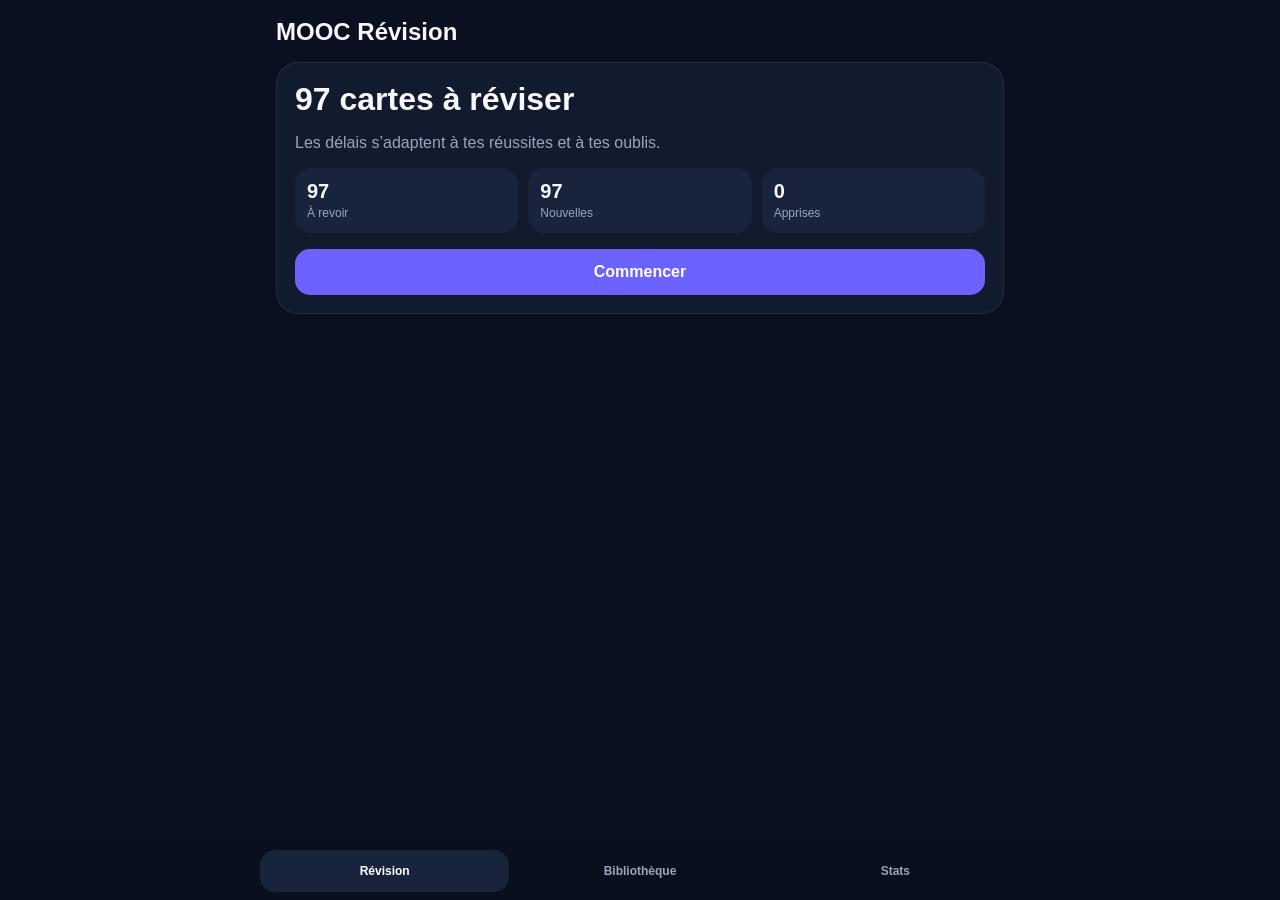
<file: revision-v9.html>
<!doctype html>
<html lang="fr">
<head>
<meta charset="utf-8">
<meta name="viewport" content="width=device-width,initial-scale=1,viewport-fit=cover">
<title>MOOC Révision</title>
<style>
:root{--bg:#0b1020;--panel:#121a2e;--panel2:#18233c;--text:#f7f8fb;--muted:#9aa6bd;--accent:#6c63ff;--danger:#d14343;--hard:#d9811e;--good:#2f9e61;--easy:#3978d7;--border:rgba(255,255,255,.08)}
*{box-sizing:border-box}html,body{margin:0;min-height:100%;background:var(--bg);color:var(--text);font-family:-apple-system,BlinkMacSystemFont,"Segoe UI",sans-serif}body{padding:env(safe-area-inset-top) 0 env(safe-area-inset-bottom)}
.wrap{max-width:760px;margin:auto;padding:18px 16px 110px}.top{font-size:24px;font-weight:800;margin-bottom:16px}.panel{background:var(--panel);border:1px solid var(--border);border-radius:22px;padding:18px;margin-bottom:14px}.muted{color:var(--muted)}.stats{display:grid;grid-template-columns:repeat(3,1fr);gap:10px;margin:16px 0}.stat{background:var(--panel2);border-radius:16px;padding:12px}.stat b{display:block;font-size:20px}.stat span{font-size:12px;color:var(--muted)}button{width:100%;border:0;border-radius:15px;padding:14px;font:inherit;font-weight:700;color:#fff;background:var(--accent)}
.question-wrap{padding:24px 4px 18px}.label{font-size:12px;text-transform:uppercase;letter-spacing:.08em;color:var(--muted);font-weight:800;margin-bottom:10px}.question{font-size:25px;line-height:1.3;font-weight:750}.answer-box{margin-top:18px;padding:18px;border-radius:18px;background:var(--panel2);border:1px solid var(--border)}.answer{font-size:18px;line-height:1.55}.explanation{margin-top:14px;padding-top:14px;border-top:1px solid var(--border);font-size:15px;line-height:1.5;color:#c8d0df;white-space:pre-line}.grades{display:grid;grid-template-columns:repeat(4,1fr);gap:7px;margin-top:16px}.grades button{padding:10px 3px;font-size:12px;line-height:1.15}.grades small{display:block;font-size:10px;margin-top:5px;font-weight:600;opacity:.9}.again{background:var(--danger)}.hard{background:var(--hard)}.good{background:var(--good)}.easy{background:var(--easy)}.next-note{text-align:center;color:var(--muted);font-size:12px;margin-top:10px}.nav{position:fixed;left:0;right:0;bottom:0;background:#0a0f1ddd;padding:8px 12px calc(8px + env(safe-area-inset-bottom));display:flex;justify-content:center}.navin{width:min(760px,100%);display:grid;grid-template-columns:repeat(3,1fr);gap:6px}.nav button{background:transparent;color:var(--muted);font-size:12px}.nav button.active{background:var(--panel2);color:#fff}.subject{display:inline-block;background:#2a245c;padding:6px 9px;border-radius:999px;font-size:12px;font-weight:700}.chapter{font-size:12px;color:var(--muted);margin-left:8px}.error{background:#3a1515;border-radius:16px;padding:14px}.list{display:flex;flex-direction:column;gap:8px}.item{background:var(--panel2);border-radius:14px;padding:12px}
</style>
</head>
<body>
<div id="root"><div class="wrap"><div class="top">MOOC Révision</div><div class="panel"><b>Chargement…</b></div></div></div>
<script>
(function(){
'use strict';
var root=document.getElementById('root');
var KEY='moocRevisionSafe.v2';
var OLD_KEY='moocRevisionSafe.v1';
var DAY=86400000,MIN=60000;
var W=[0.212,1.2931,2.3065,8.2956,6.4133,0.8334,3.0194,0.001,1.8722,0.1666,0.796,1.4835,0.0614,0.2629,1.6483,0.6014,1.8729,0.5425,0.0912,0.0658,0.1542];
var state={cards:[],progress:{},tab:'home',session:[],index:0,revealed:false,error:null,retention:.90};
function esc(s){return String(s==null?'':s).replace(/[&<>"']/g,function(c){return {'&':'&amp;','<':'&lt;','>':'&gt;','"':'&quot;',"'":'&#39;'}[c];});}
function clamp(v,a,b){return Math.min(b,Math.max(a,v));}
function load(){try{var x=JSON.parse(localStorage.getItem(KEY));if(x&&x.progress)state.progress=x.progress;else{var old=JSON.parse(localStorage.getItem(OLD_KEY));if(old&&old.progress){Object.keys(old.progress).forEach(function(id){var p=old.progress[id]||{};state.progress[id]={reviewCount:p.count||0,lapseCount:p.last===1?1:0,dueAt:p.due||0,lastReviewedAt:null,stability:null,difficulty:null,lastGrade:p.last||null,isRelearning:false};});save();}}}catch(e){}}
function save(){try{localStorage.setItem(KEY,JSON.stringify({progress:state.progress}));}catch(e){}}
function pfor(id){return state.progress[id]||{reviewCount:0,lapseCount:0,dueAt:0,lastReviewedAt:null,stability:null,difficulty:null,lastGrade:null,isRelearning:false};}
function initialStability(g){return W[g-1];}
function initialDifficulty(g){return clamp(W[4]-Math.exp(W[5]*(g-1))+1,1,10);}
function nextDifficulty(d,g){var delta=-W[6]*(g-3),damped=d+delta*(10-d)/9,target=initialDifficulty(4);return clamp(W[7]*target+(1-W[7])*damped,1,10);}
function retrievability(t,s){var decay=W[20],factor=Math.pow(.9,-1/decay)-1;return Math.pow(1+factor*t/s,-decay);}
function intervalDays(s){var decay=W[20],factor=Math.pow(.9,-1/decay)-1,r=clamp(state.retention,.80,.97);return s/factor*(Math.pow(r,-1/decay)-1);}
function sameDayStability(s,g){var inc=Math.exp(W[17]*(g-3+W[18]))*Math.pow(s,-W[19]);if(g>=2)inc=Math.max(1,inc);return Math.max(.001,s*inc);}
function recallStability(d,s,r,g){var hard=g===2?W[15]:1,easy=g===4?W[16]:1,growth=Math.exp(W[8])*(11-d)*Math.pow(s,-W[9])*(Math.exp(W[10]*(1-r))-1)*hard*easy;return Math.max(s,s*(growth+1));}
function forgettingStability(d,s,r){var v=W[11]*Math.pow(d,-W[12])*(Math.pow(s+1,W[13])-1)*Math.exp(W[14]*(1-r));return Math.max(.001,Math.min(v,s));}
function reviewCalc(old,g,t){t=t||Date.now();var p={};Object.keys(old).forEach(function(k){p[k]=old[k];});if(!old.reviewCount||old.stability==null||old.difficulty==null){p.stability=initialStability(g);p.difficulty=initialDifficulty(g);}else{var s=Math.max(old.stability,.001),d=clamp(old.difficulty,1,10),elapsed=Math.max(0,(t-(old.lastReviewedAt||t))/DAY),r=retrievability(elapsed,s);p.difficulty=nextDifficulty(d,g);if(elapsed<1)p.stability=sameDayStability(s,g);else if(g===1)p.stability=forgettingStability(d,s,r);else p.stability=recallStability(d,s,r,g);}p.reviewCount=(old.reviewCount||0)+1;p.lapseCount=(old.lapseCount||0)+(g===1?1:0);p.lastReviewedAt=t;p.lastGrade=g;var interval;if(g===1){interval=10*MIN;p.isRelearning=true;}else{interval=Math.max(MIN,Math.min(intervalDays(Math.max(p.stability,.001)),36500)*DAY);p.isRelearning=false;}p.dueAt=t+interval;return{progress:p,interval:interval};}
function fmt(ms){if(ms<3600000)return Math.max(1,Math.round(ms/MIN))+' min';if(ms<DAY)return Math.max(1,Math.round(ms/3600000))+' h';var d=ms/DAY;if(d<30)return Math.max(1,Math.round(d))+' j';if(d<365)return Math.max(1,Math.round(d/30))+' mois';return Math.max(1,Math.round(d/365))+' an'+(d>=730?'s':'');}
function previews(id){var p=pfor(id);return[1,2,3,4].map(function(g){return reviewCalc(p,g).interval;});}
function dueCards(){var t=Date.now();return state.cards.filter(function(c){var p=pfor(c.id);return !p.reviewCount||(p.dueAt||0)<=t;});}
function counts(){var d=dueCards().length,n=0,l=0;state.cards.forEach(function(c){if(pfor(c.id).reviewCount)n++;else l++;});return{due:d,newc:l,learned:n,total:state.cards.length};}
function home(){if(state.error)return'<div class="wrap"><div class="top">MOOC Révision</div><div class="error"><b>Erreur</b><p>'+esc(state.error)+'</p></div></div>'+nav('home');var c=counts();return'<div class="wrap"><div class="top">MOOC Révision</div><div class="panel"><h1 style="margin:0 0 8px">'+c.due+' carte'+(c.due>1?'s':'')+' à réviser</h1><p class="muted">Les délais s’adaptent à tes réussites et à tes oublis.</p><div class="stats"><div class="stat"><b>'+c.due+'</b><span>À revoir</span></div><div class="stat"><b>'+c.newc+'</b><span>Nouvelles</span></div><div class="stat"><b>'+c.learned+'</b><span>Apprises</span></div></div><button id="start">Commencer</button></div></div>'+nav('home');}
function study(){var c=state.session[state.index];if(!c)return home();var body='<div class="wrap"><div class="top">Révision '+(state.index+1)+'/'+state.session.length+'</div><div class="panel"><span class="subject">'+esc(c.subject||'Autre')+'</span>'+(c.chapter?'<span class="chapter">'+esc(c.chapter)+'</span>':'')+'<div class="question-wrap"><div class="label">Question</div><div class="question">'+esc(c.prompt)+'</div></div>';if(!state.revealed){body+='<button id="reveal">Afficher la réponse</button>';}else{var ints=previews(c.id);body+='<div class="answer-box"><div class="label">Réponse</div><div class="answer">'+esc(c.answer)+'</div>'+(c.explanation?'<div class="explanation"><b>À retenir / explication</b><br>'+esc(c.explanation)+'</div>':'')+'</div><div class="grades"><button class="again" data-g="1">Encore<small>'+fmt(ints[0])+'</small></button><button class="hard" data-g="2">Difficile<small>'+fmt(ints[1])+'</small></button><button class="good" data-g="3">Bien<small>'+fmt(ints[2])+'</small></button><button class="easy" data-g="4">Facile<small>'+fmt(ints[3])+'</small></button></div><div class="next-note">Le délai affiché est la prochaine date de révision prévue pour cette carte.</div>';}return body+'</div></div>';}
function library(){var by={};state.cards.forEach(function(c){var s=c.subject||'Autre';by[s]=(by[s]||0)+1;});var h='<div class="wrap"><div class="top">Bibliothèque</div><div class="panel"><b>'+state.cards.length+' cartes</b><p class="muted">Planification adaptative v9</p></div><div class="list">';Object.keys(by).forEach(function(s){h+='<div class="item"><b>'+esc(s)+'</b><div class="muted">'+by[s]+' cartes</div></div>';});return h+'</div></div>'+nav('library');}
function statsPage(){var c=counts(),r=0,l=0;Object.keys(state.progress).forEach(function(k){r+=state.progress[k].reviewCount||0;l+=state.progress[k].lapseCount||0;});return'<div class="wrap"><div class="top">Statistiques</div><div class="panel"><b>'+r+' réponses enregistrées</b><p class="muted">'+l+' oubli(s) · '+c.learned+'/'+c.total+' cartes étudiées.</p></div></div>'+nav('stats');}
function nav(active){return'<div class="nav"><div class="navin"><button data-tab="home" class="'+(active==='home'?'active':'')+'">Révision</button><button data-tab="library" class="'+(active==='library'?'active':'')+'">Bibliothèque</button><button data-tab="stats" class="'+(active==='stats'?'active':'')+'">Stats</button></div></div>';}
function render(){root.innerHTML=state.tab==='study'?study():state.tab==='library'?library():state.tab==='stats'?statsPage():home();bind();}
function bind(){var tabs=document.querySelectorAll('[data-tab]');for(var i=0;i<tabs.length;i++)tabs[i].onclick=function(){state.tab=this.getAttribute('data-tab');render();};var s=document.getElementById('start');if(s)s.onclick=function(){state.session=dueCards();state.index=0;state.revealed=false;state.tab='study';render();};var r=document.getElementById('reveal');if(r)r.onclick=function(){state.revealed=true;render();};var gs=document.querySelectorAll('[data-g]');for(var j=0;j<gs.length;j++)gs[j].onclick=function(){grade(parseInt(this.getAttribute('data-g'),10));};}
function grade(g){var c=state.session[state.index];if(!c)return;state.progress[c.id]=reviewCalc(pfor(c.id),g).progress;save();state.index++;state.revealed=false;if(state.index>=state.session.length){state.tab='home';state.session=[];}render();}
function applyOverrides(cards,overrides){return cards.map(function(c){var o=overrides&&overrides[c.id];if(!o)return c;var x={};Object.keys(c).forEach(function(k){x[k]=c[k];});Object.keys(o).forEach(function(k){x[k]=o[k];});return x;});}
function mergeCards(base,extra){var map={};base.forEach(function(c){map[c.id]=c;});extra.forEach(function(c){map[c.id]=c;});return Object.keys(map).map(function(id){return map[id];});}
load();
Promise.all([
fetch('./starter_questions.json?v=9',{cache:'no-store'}).then(function(r){if(!r.ok)throw new Error('Questions HTTP '+r.status);return r.json();}),
fetch('./quality_overrides.json?v=9',{cache:'no-store'}).then(function(r){return r.ok?r.json():{};}).catch(function(){return{};}),
fetch('./python_types_extra.json?v=9',{cache:'no-store'}).then(function(r){return r.ok?r.json():{questions:[]};}).catch(function(){return{questions:[]};})
]).then(function(data){var pack=data[0],overrides=data[1],extra=data[2];if(!pack||!Array.isArray(pack.questions))throw new Error('Format JSON invalide');var cards=applyOverrides(pack.questions,overrides);if(extra&&Array.isArray(extra.questions))cards=mergeCards(cards,extra.questions);state.cards=cards;render();}).catch(function(e){state.error=e.message||String(e);render();});
})();
</script>
</body>
</html>
</file>
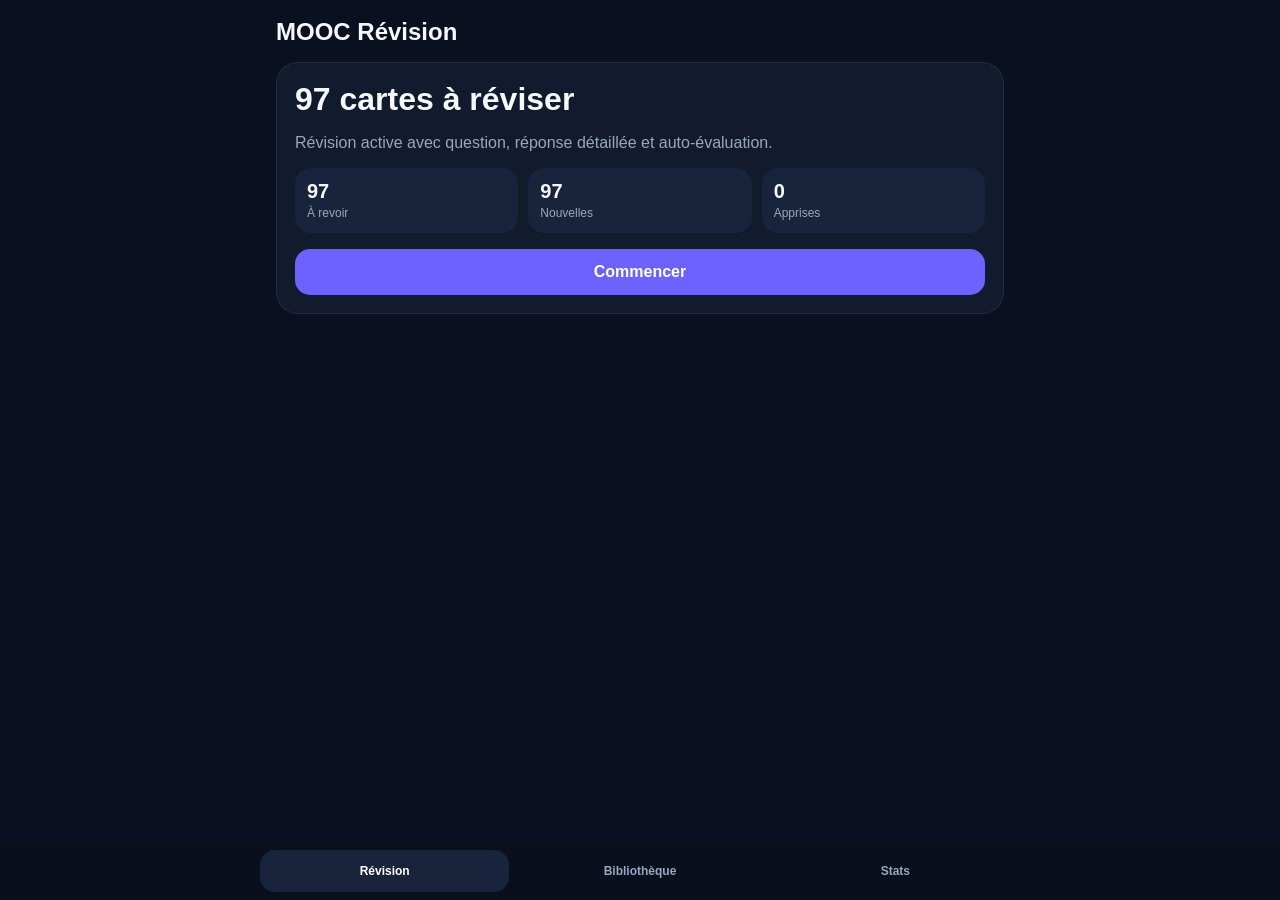
<file: revision.html>
<!doctype html>
<html lang="fr">
<head>
<meta charset="utf-8">
<meta name="viewport" content="width=device-width,initial-scale=1,viewport-fit=cover">
<title>MOOC Révision</title>
<style>
:root{--bg:#0b1020;--panel:#121a2e;--panel2:#18233c;--text:#f7f8fb;--muted:#9aa6bd;--accent:#6c63ff;--danger:#d14343;--hard:#d9811e;--good:#2f9e61;--easy:#3978d7;--border:rgba(255,255,255,.08)}
*{box-sizing:border-box}html,body{margin:0;min-height:100%;background:var(--bg);color:var(--text);font-family:-apple-system,BlinkMacSystemFont,"Segoe UI",sans-serif}body{padding:env(safe-area-inset-top) 0 env(safe-area-inset-bottom)}
.wrap{max-width:760px;margin:auto;padding:18px 16px 110px}.top{font-size:24px;font-weight:800;margin-bottom:16px}.panel{background:var(--panel);border:1px solid var(--border);border-radius:22px;padding:18px;margin-bottom:14px}.muted{color:var(--muted)}.stats{display:grid;grid-template-columns:repeat(3,1fr);gap:10px;margin:16px 0}.stat{background:var(--panel2);border-radius:16px;padding:12px}.stat b{display:block;font-size:20px}.stat span{font-size:12px;color:var(--muted)}button{width:100%;border:0;border-radius:15px;padding:14px;font:inherit;font-weight:700;color:#fff;background:var(--accent)}
.question-wrap{padding:24px 4px 18px}.label{font-size:12px;text-transform:uppercase;letter-spacing:.08em;color:var(--muted);font-weight:800;margin-bottom:10px}.question{font-size:25px;line-height:1.3;font-weight:750;text-align:left}.answer-box{margin-top:18px;padding:18px;border-radius:18px;background:var(--panel2);border:1px solid var(--border)}.answer{font-size:18px;line-height:1.55;text-align:left}.explanation{margin-top:14px;padding-top:14px;border-top:1px solid var(--border);font-size:15px;line-height:1.5;color:#c8d0df;white-space:pre-line}.grades{display:grid;grid-template-columns:repeat(4,1fr);gap:7px;margin-top:16px}.grades button{padding:11px 4px;font-size:12px}.again{background:var(--danger)}.hard{background:var(--hard)}.good{background:var(--good)}.easy{background:var(--easy)}.nav{position:fixed;left:0;right:0;bottom:0;background:#0a0f1ddd;padding:8px 12px calc(8px + env(safe-area-inset-bottom));display:flex;justify-content:center}.navin{width:min(760px,100%);display:grid;grid-template-columns:repeat(3,1fr);gap:6px}.nav button{background:transparent;color:var(--muted);font-size:12px}.nav button.active{background:var(--panel2);color:#fff}.subject{display:inline-block;background:#2a245c;padding:6px 9px;border-radius:999px;font-size:12px;font-weight:700}.chapter{font-size:12px;color:var(--muted);margin-left:8px}.error{background:#3a1515;border-radius:16px;padding:14px;line-height:1.4}.list{display:flex;flex-direction:column;gap:8px}.item{background:var(--panel2);border-radius:14px;padding:12px}
</style>
</head>
<body>
<div id="root"><div class="wrap"><div class="top">MOOC Révision</div><div class="panel"><b>Chargement…</b><p class="muted">Initialisation des cartes.</p></div></div></div>
<script>
(function(){
'use strict';
var root=document.getElementById('root');
var KEY='moocRevisionSafe.v1';
var state={cards:[],progress:{},tab:'home',session:[],index:0,revealed:false,error:null};
function esc(s){return String(s==null?'':s).replace(/[&<>"']/g,function(c){return {'&':'&amp;','<':'&lt;','>':'&gt;','"':'&quot;',"'":'&#39;'}[c];});}
function load(){try{var x=JSON.parse(localStorage.getItem(KEY));if(x){state.progress=x.progress||{};}}catch(e){}}
function save(){try{localStorage.setItem(KEY,JSON.stringify({progress:state.progress}));}catch(e){}}
function pfor(id){return state.progress[id]||{count:0,due:0};}
function dueCards(){var t=Date.now();return state.cards.filter(function(c){var p=pfor(c.id);return !p.count||p.due<=t;});}
function counts(){var d=dueCards().length,n=0,l=0;state.cards.forEach(function(c){if(pfor(c.id).count)n++;else l++;});return{due:d,newc:l,learned:n,total:state.cards.length};}
function home(){if(state.error){return '<div class="wrap"><div class="top">MOOC Révision</div><div class="error"><b>Erreur de chargement</b><p>'+esc(state.error)+'</p></div></div>'+nav('home');}var c=counts();return '<div class="wrap"><div class="top">MOOC Révision</div><div class="panel"><h1 style="margin:0 0 8px">'+c.due+' carte'+(c.due>1?'s':'')+' à réviser</h1><p class="muted">Révision active avec question, réponse détaillée et auto-évaluation.</p><div class="stats"><div class="stat"><b>'+c.due+'</b><span>À revoir</span></div><div class="stat"><b>'+c.newc+'</b><span>Nouvelles</span></div><div class="stat"><b>'+c.learned+'</b><span>Apprises</span></div></div><button id="start">Commencer</button></div></div>'+nav('home');}
function study(){var c=state.session[state.index];if(!c)return home();var body='<div class="wrap"><div class="top">Révision '+(state.index+1)+'/'+state.session.length+'</div><div class="panel"><span class="subject">'+esc(c.subject||'Autre')+'</span>'+(c.chapter?'<span class="chapter">'+esc(c.chapter)+'</span>':'')+'<div class="question-wrap"><div class="label">Question</div><div class="question">'+esc(c.prompt)+'</div></div>';
if(!state.revealed){body+='<button id="reveal">Afficher la réponse</button>';}else{body+='<div class="answer-box"><div class="label">Réponse</div><div class="answer">'+esc(c.answer)+'</div>'+(c.explanation?'<div class="explanation"><b>À retenir / explication</b><br>'+esc(c.explanation)+'</div>':'')+'</div><div class="grades"><button class="again" data-g="1">Encore</button><button class="hard" data-g="2">Difficile</button><button class="good" data-g="3">Bien</button><button class="easy" data-g="4">Facile</button></div>';}return body+'</div></div>';}
function library(){var by={};state.cards.forEach(function(c){var s=c.subject||'Autre';by[s]=(by[s]||0)+1;});var h='<div class="wrap"><div class="top">Bibliothèque</div><div class="panel"><b>'+state.cards.length+' cartes</b><p class="muted">Contenu pédagogique v8</p></div><div class="list">';Object.keys(by).forEach(function(s){h+='<div class="item"><b>'+esc(s)+'</b><div class="muted">'+by[s]+' cartes</div></div>';});return h+'</div></div>'+nav('library');}
function statsPage(){var c=counts(),r=0;Object.keys(state.progress).forEach(function(k){r+=state.progress[k].count||0;});return '<div class="wrap"><div class="top">Statistiques</div><div class="panel"><b>'+r+' réponses enregistrées</b><p class="muted">'+c.learned+'/'+c.total+' cartes déjà étudiées.</p></div></div>'+nav('stats');}
function nav(active){return '<div class="nav"><div class="navin"><button data-tab="home" class="'+(active==='home'?'active':'')+'">Révision</button><button data-tab="library" class="'+(active==='library'?'active':'')+'">Bibliothèque</button><button data-tab="stats" class="'+(active==='stats'?'active':'')+'">Stats</button></div></div>';}
function render(){root.innerHTML=state.tab==='study'?study():state.tab==='library'?library():state.tab==='stats'?statsPage():home();bind();}
function bind(){var tabs=document.querySelectorAll('[data-tab]');for(var i=0;i<tabs.length;i++){tabs[i].onclick=function(){state.tab=this.getAttribute('data-tab');render();};}var s=document.getElementById('start');if(s)s.onclick=function(){state.session=dueCards();state.index=0;state.revealed=false;state.tab='study';render();};var r=document.getElementById('reveal');if(r)r.onclick=function(){state.revealed=true;render();};var gs=document.querySelectorAll('[data-g]');for(var j=0;j<gs.length;j++){gs[j].onclick=function(){grade(parseInt(this.getAttribute('data-g'),10));};}}
function grade(g){var c=state.session[state.index];if(!c)return;var now=Date.now(),days=g===1?0.007:g===2?1:g===3?3:7;state.progress[c.id]={count:(pfor(c.id).count||0)+1,due:now+days*86400000,last:g};save();state.index++;state.revealed=false;if(state.index>=state.session.length){state.tab='home';state.session=[];}render();}
function applyOverrides(cards,overrides){return cards.map(function(c){var o=overrides&&overrides[c.id];if(!o)return c;var copy={};Object.keys(c).forEach(function(k){copy[k]=c[k];});Object.keys(o).forEach(function(k){copy[k]=o[k];});return copy;});}
function mergeCards(base,extra){var map={};base.forEach(function(c){map[c.id]=c;});extra.forEach(function(c){map[c.id]=c;});return Object.keys(map).map(function(id){return map[id];});}
load();
Promise.all([
  fetch('./starter_questions.json?v=8',{cache:'no-store'}).then(function(r){if(!r.ok)throw new Error('Questions HTTP '+r.status);return r.json();}),
  fetch('./quality_overrides.json?v=8',{cache:'no-store'}).then(function(r){if(!r.ok)return {};return r.json();}).catch(function(){return {};}),
  fetch('./python_types_extra.json?v=8',{cache:'no-store'}).then(function(r){if(!r.ok)return {questions:[]};return r.json();}).catch(function(){return {questions:[]};})
]).then(function(data){var pack=data[0],overrides=data[1],extra=data[2];if(!pack||!Array.isArray(pack.questions))throw new Error('Format JSON invalide');var cards=applyOverrides(pack.questions,overrides);if(extra&&Array.isArray(extra.questions))cards=mergeCards(cards,extra.questions);state.cards=cards;render();}).catch(function(e){state.error=e.message||String(e);render();});
})();
</script>
</body>
</html>
</file>
<file: styles.css>
:root{--bg:#0b1020;--panel:#121a2e;--panel2:#18233c;--text:#f7f8fb;--muted:#95a0b6;--accent:#6c63ff;--accent2:#2f80ed;--danger:#d14343;--hard:#d9811e;--good:#2f9e61;--easy:#3978d7;--border:rgba(255,255,255,.08);--shadow:0 18px 55px rgba(0,0,0,.28)}
*{box-sizing:border-box}html,body{margin:0;background:var(--bg);color:var(--text);font-family:-apple-system,BlinkMacSystemFont,"SF Pro Text",Inter,system-ui,sans-serif}body{min-height:100vh}.shell{max-width:760px;margin:auto;min-height:100vh;padding:calc(16px + env(safe-area-inset-top)) 16px calc(92px + env(safe-area-inset-bottom))}.topbar{display:flex;align-items:center;justify-content:space-between;gap:12px;margin-bottom:18px}.brand{font-weight:800;font-size:23px;letter-spacing:-.4px}.muted{color:var(--muted)}.card,.panel{background:linear-gradient(180deg,var(--panel),#10172a);border:1px solid var(--border);border-radius:24px;box-shadow:var(--shadow)}.panel{padding:18px;margin-bottom:14px}.hero{padding:22px}.hero h1{font-size:30px;line-height:1.08;margin:0 0 10px}.hero p{margin:0;color:var(--muted);line-height:1.45}.stats{display:grid;grid-template-columns:repeat(3,1fr);gap:10px;margin-top:18px}.stat{background:rgba(255,255,255,.035);border:1px solid var(--border);border-radius:16px;padding:12px}.stat b{display:block;font-size:20px}.stat span{font-size:12px;color:var(--muted)}button,.button{appearance:none;border:0;border-radius:16px;padding:14px 16px;font:inherit;font-weight:700;color:#fff;background:var(--accent);cursor:pointer}.secondary{background:var(--panel2);border:1px solid var(--border)}.ghost{background:transparent;border:1px solid var(--border)}.full{width:100%}.row{display:flex;gap:10px;align-items:center}.spread{justify-content:space-between}.section-title{font-size:17px;font-weight:800;margin:6px 2px 10px}.subject-pill{display:inline-block;padding:7px 10px;border-radius:999px;background:rgba(108,99,255,.16);color:#c9c5ff;font-size:12px;font-weight:700}.study-card{padding:22px;min-height:360px;display:flex;flex-direction:column}.study-card h2{font-size:28px;line-height:1.2;margin:auto 0;text-align:center;letter-spacing:-.4px}.answer{margin:auto 0;font-size:20px;line-height:1.45;text-align:center}.explanation{margin-top:14px;padding:12px;border-radius:14px;background:rgba(255,255,255,.04);color:var(--muted);font-size:14px}.grade-grid{display:grid;grid-template-columns:repeat(4,1fr);gap:8px;margin-top:14px}.grade{padding:12px 6px;border-radius:14px;font-size:12px;line-height:1.15}.grade small{display:block;font-size:10px;font-weight:600;opacity:.9;margin-top:5px}.again{background:var(--danger)}.hard{background:var(--hard)}.good{background:var(--good)}.easy{background:var(--easy)}.nav{position:fixed;bottom:0;left:0;right:0;padding:8px 12px calc(8px + env(safe-area-inset-bottom));background:rgba(8,13,25,.92);backdrop-filter:blur(20px);border-top:1px solid var(--border);display:flex;justify-content:center;z-index:20}.nav-inner{width:min(760px,100%);display:grid;grid-template-columns:repeat(5,1fr);gap:6px}.nav button{background:transparent;color:var(--muted);padding:10px 6px;font-size:11px}.nav button.active{color:#fff;background:rgba(108,99,255,.15)}.list{display:flex;flex-direction:column;gap:10px}.list-item{padding:14px;border-radius:16px;background:rgba(255,255,255,.035);border:1px solid var(--border)}.list-item b{display:block}.list-item span{font-size:12px;color:var(--muted)}.empty{text-align:center;padding:35px 14px;color:var(--muted)}input[type="range"]{width:100%}.install-steps{counter-reset:step}.install-step{display:flex;gap:12px;margin:12px 0;color:var(--muted);line-height:1.4}.install-step:before{counter-increment:step;content:counter(step);display:grid;place-items:center;width:28px;height:28px;flex:0 0 28px;border-radius:50%;background:var(--accent);color:white;font-weight:800}.toast{position:fixed;top:calc(14px + env(safe-area-inset-top));left:50%;transform:translateX(-50%);background:#fff;color:#111;padding:11px 16px;border-radius:999px;font-weight:700;z-index:50;box-shadow:var(--shadow)}@media(max-width:520px){.stats{grid-template-columns:repeat(3,1fr)}.stat{padding:10px}.grade-grid{gap:6px}.grade{padding:11px 3px}.study-card h2{font-size:25px}}

.course-grid{display:grid;grid-template-columns:repeat(2,minmax(0,1fr));gap:10px;margin-bottom:18px}
.course-card{width:100%;min-height:92px;padding:15px;text-align:left;background:linear-gradient(180deg,var(--panel),#10172a);border:1px solid var(--border);box-shadow:var(--shadow);display:flex;align-items:center;justify-content:space-between;gap:12px}
.course-card .course-main{min-width:0}.course-card .course-main b{display:block;font-size:16px;line-height:1.2}.course-card small{display:block;color:var(--muted);font-size:11px;margin-top:6px;font-weight:600}
.course-side{flex:0 0 auto;min-width:52px;text-align:right}.course-side b{display:block;font-size:22px}.course-side small{margin-top:2px}
.back-link{width:auto;padding:8px 2px;margin:-4px 0 12px;background:transparent;color:var(--muted);text-align:left}
.course-hero h1{font-size:27px}.chapter-list{margin-bottom:8px}.chapter-item{display:flex;align-items:center;justify-content:space-between;gap:10px}.chapter-item b{margin:0}.chapter-item span{white-space:nowrap}
@media(max-width:520px){.course-grid{grid-template-columns:1fr}.course-card{min-height:82px}}

.sheet-intro p{margin:8px 0 0;line-height:1.45}
.sheet-grid{display:grid;gap:12px}
.revision-sheet{margin:0}
.revision-sheet h2{font-size:18px;margin:0 0 12px}
.revision-sheet ul,.revision-sheet ol{margin:0;padding-left:20px;color:#dce1ec;line-height:1.55}
.revision-sheet li+li{margin-top:7px}
.revision-sheet code{background:rgba(255,255,255,.06);padding:2px 5px;border-radius:7px;color:#d8d5ff}
.flow,.formula{padding:12px 14px;margin:0 0 12px;border-radius:14px;background:rgba(108,99,255,.12);border:1px solid rgba(108,99,255,.22);font-weight:800;text-align:center}
@media(max-width:520px){.nav button{font-size:10px;padding:10px 3px}}

.sheet-course-grid{display:grid;grid-template-columns:repeat(2,minmax(0,1fr));gap:10px;margin-bottom:16px}
.sheet-course{background:linear-gradient(180deg,var(--panel),#10172a);border:1px solid var(--border);text-align:left;display:flex;flex-direction:column;gap:5px}
.sheet-course b{font-size:15px}
.sheet-course small{font-size:11px;color:var(--muted)}
.sheet-course.active{outline:2px solid var(--accent);background:rgba(108,99,255,.14)}
.sheet-intro h1{font-size:25px;line-height:1.15;margin:12px 0 8px}
.revision-sheet li .flow,.revision-sheet li .formula{margin:8px 0}
@media(max-width:520px){.sheet-course-grid{grid-template-columns:1fr}}

.code-block{overflow:auto;white-space:pre;padding:14px;margin:10px 0;border-radius:14px;background:#090e1b;border:1px solid var(--border);font:12px/1.5 ui-monospace,SFMono-Regular,Menlo,Consolas,monospace;color:#eef2ff}
.revision-sheet ul{padding-left:20px}
.revision-sheet li{margin-bottom:8px}
.revision-sheet li:last-child{margin-bottom:0}
</file>
